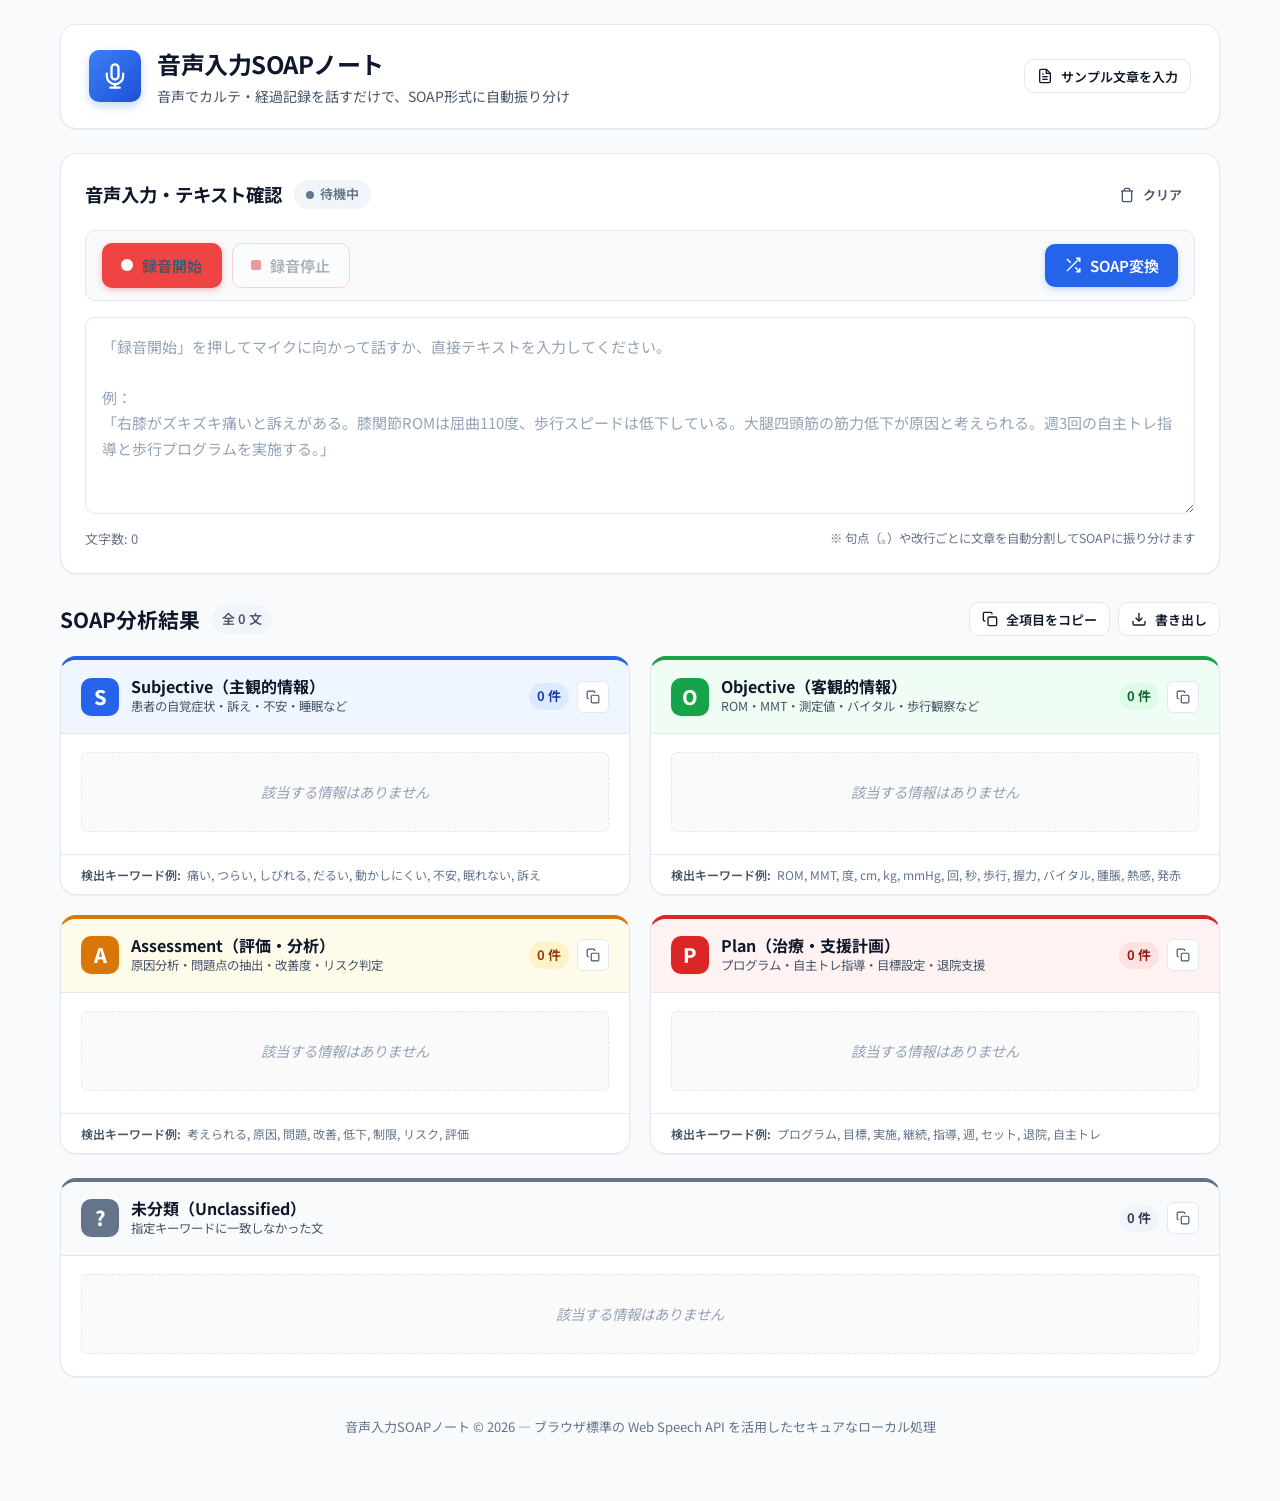
<file: index.html>
<!DOCTYPE html>
<html lang="ja">
<head>
  <meta charset="UTF-8">
  <meta name="viewport" content="width=device-width, initial-scale=1.0">
  <title>音声入力SOAPノート</title>
  <link rel="stylesheet" href="css/style.css">
  <link rel="preconnect" href="https://fonts.googleapis.com">
  <link rel="preconnect" href="https://fonts.gstatic.com" crossorigin>
  <link href="https://fonts.googleapis.com/css2?family=Noto+Sans+JP:wght@400;500;600;700&display=swap" rel="stylesheet">
</head>
<body>
  <div class="app-container">
    <!-- ヘッダー -->
    <header class="app-header">
      <div class="header-content">
        <div class="header-title-wrap">
          <div class="logo-icon" aria-hidden="true">
            <svg viewBox="0 0 24 24" width="28" height="28" fill="none" stroke="currentColor" stroke-width="2" stroke-linecap="round" stroke-linejoin="round">
              <path d="M12 2a3 3 0 0 0-3 3v7a3 3 0 0 0 6 0V5a3 3 0 0 0-3-3Z"></path>
              <path d="M19 10v2a7 7 0 0 1-14 0v-2"></path>
              <line x1="12" y1="19" x2="12" y2="22"></line>
              <line x1="8" y1="22" x2="16" y2="22"></line>
            </svg>
          </div>
          <div>
            <h1>音声入力SOAPノート</h1>
            <p class="subtitle">音声でカルテ・経過記録を話すだけで、SOAP形式に自動振り分け</p>
          </div>
        </div>
        <div class="header-actions">
          <button id="btnLoadSample" class="btn btn-secondary btn-sm" title="医療・リハビリのサンプル文章をセットします">
            <svg viewBox="0 0 24 24" width="16" height="16" fill="none" stroke="currentColor" stroke-width="2">
              <path d="M14 2H6a2 2 0 0 0-2 2v16a2 2 0 0 0 2 2h12a2 2 0 0 0 2-2V8z"></path>
              <polyline points="14 2 14 8 20 8"></polyline>
              <line x1="16" y1="13" x2="8" y2="13"></line>
              <line x1="16" y1="17" x2="8" y2="17"></line>
              <polyline points="10 9 9 9 8 9"></polyline>
            </svg>
            サンプル文章を入力
          </button>
        </div>
      </div>
    </header>

    <!-- メインコンテンツ -->
    <main class="main-content">
      <!-- 音声入力コントロールパネル -->
      <section class="card input-section" aria-labelledby="input-heading">
        <div class="card-header">
          <div class="title-with-badge">
            <h2 id="input-heading" class="card-title">音声入力・テキスト確認</h2>
            <span id="recordingStatusBadge" class="status-badge status-idle">
              <span class="status-dot"></span>
              <span id="statusText">待機中</span>
            </span>
          </div>
          <div class="action-btn-group">
            <button id="btnClear" class="btn btn-text btn-sm" title="テキストを消去">
              <svg viewBox="0 0 24 24" width="16" height="16" fill="none" stroke="currentColor" stroke-width="2">
                <polyline points="3 6 5 6 21 6"></polyline>
                <path d="M19 6v14a2 2 0 0 1-2 2H7a2 2 0 0 1-2-2V6m3 0V4a2 2 0 0 1 2-2h4a2 2 0 0 1 2 2v2"></path>
              </svg>
              クリア
            </button>
          </div>
        </div>

        <!-- コントロールボタン群 -->
        <div class="controls-toolbar">
          <div class="primary-controls">
            <button id="btnStartRecord" class="btn btn-record">
              <span class="record-pulse-icon" aria-hidden="true"></span>
              <span class="btn-text">録音開始</span>
            </button>
            <button id="btnStopRecord" class="btn btn-stop" disabled>
              <span class="stop-icon" aria-hidden="true"></span>
              <span class="btn-text">録音停止</span>
            </button>
          </div>
          <div class="secondary-controls">
            <button id="btnConvertSoap" class="btn btn-primary">
              <svg viewBox="0 0 24 24" width="18" height="18" fill="none" stroke="currentColor" stroke-width="2">
                <polyline points="16 3 21 3 21 8"></polyline>
                <line x1="4" y1="20" x2="21" y2="3"></line>
                <polyline points="21 16 21 21 16 21"></polyline>
                <line x1="15" y1="15" x2="21" y2="21"></line>
                <line x1="4" y1="4" x2="9" y2="9"></line>
              </svg>
              <span>SOAP変換</span>
            </button>
          </div>
        </div>

        <!-- リアルタイム認識アニメーションインジケーター -->
        <div id="liveVoiceWave" class="voice-wave-container hidden" aria-live="polite">
          <span class="wave-bar"></span>
          <span class="wave-bar"></span>
          <span class="wave-bar"></span>
          <span class="wave-bar"></span>
          <span class="wave-bar"></span>
          <span class="wave-text">音声をリアルタイムで聞き取っています...</span>
        </div>

        <!-- ブラウザ非対応警告（非対応ブラウザのみ表示） -->
        <div id="browserWarning" class="alert alert-warning hidden" role="alert">
          <div class="alert-icon">⚠️</div>
          <div class="alert-body">
            <strong>お使いのブラウザは Web Speech API に対応していません。</strong>
            Google Chrome または Microsoft Edge でご利用いただくか、下の入力欄に直接テキストを入力・ペーストして「SOAP変換」をお試しください。
          </div>
        </div>

        <!-- マイク権限・エラー案内 -->
        <div id="errorAlert" class="alert alert-danger hidden" role="alert">
          <div class="alert-icon">❌</div>
          <div class="alert-body" id="errorMessage">エラーが発生しました。</div>
        </div>

        <!-- テキストエリア（リアルタイム表示 ＆ 直接編集可能） -->
        <div class="editor-wrap">
          <label for="rawTextInput" class="sr-only">認識テキスト</label>
          <textarea 
            id="rawTextInput" 
            class="text-editor" 
            placeholder="「録音開始」を押してマイクに向かって話すか、直接テキストを入力してください。&#10;&#10;例：&#10;「右膝がズキズキ痛いと訴えがある。膝関節ROMは屈曲110度、歩行スピードは低下している。大腿四頭筋の筋力低下が原因と考えられる。週3回の自主トレ指導と歩行プログラムを実施する。」"
            rows="6"
          ></textarea>
          <!-- 認識中の暫定テキストオーバーレイ -->
          <div id="interimTranscript" class="interim-text hidden" aria-live="polite"></div>
        </div>

        <div class="editor-footer">
          <span id="charCount" class="text-muted">文字数: 0</span>
          <span class="text-muted hint-text">※ 句点（。）や改行ごとに文章を自動分割してSOAPに振り分けます</span>
        </div>
      </section>

      <!-- SOAP出力結果セクション -->
      <section class="soap-results-section" aria-labelledby="soap-heading">
        <div class="results-header">
          <div class="results-title-group">
            <h2 id="soap-heading" class="results-title">SOAP分析結果</h2>
            <span id="totalSentenceCount" class="badge-count">全 0 文</span>
          </div>
          <div class="results-actions">
            <button id="btnCopyAll" class="btn btn-secondary btn-sm" title="SOAP全体をクリップボードにコピー">
              <svg viewBox="0 0 24 24" width="16" height="16" fill="none" stroke="currentColor" stroke-width="2">
                <rect x="9" y="9" width="13" height="13" rx="2" ry="2"></rect>
                <path d="M5 15H4a2 2 0 0 1-2-2V4a2 2 0 0 1 2-2h9a2 2 0 0 1 2 2v1"></path>
              </svg>
              全項目をコピー
            </button>
            <button id="btnExportTxt" class="btn btn-secondary btn-sm" title="テキストファイルとして保存">
              <svg viewBox="0 0 24 24" width="16" height="16" fill="none" stroke="currentColor" stroke-width="2">
                <path d="M21 15v4a2 2 0 0 1-2 2H5a2 2 0 0 1-2-2v-4"></path>
                <polyline points="7 10 12 15 17 10"></polyline>
                <line x1="12" y1="15" x2="12" y2="3"></line>
              </svg>
              書き出し
            </button>
          </div>
        </div>

        <!-- 4つのSOAPカード + 未分類カード -->
        <div class="soap-grid">
          <!-- S (主観的情報) -->
          <article class="soap-card soap-card-s" id="card-s">
            <header class="soap-card-header">
              <div class="soap-badge-title">
                <span class="soap-letter">S</span>
                <div class="soap-title-wrap">
                  <h3 class="soap-name">Subjective（主観的情報）</h3>
                  <p class="soap-desc">患者の自覚症状・訴え・不安・睡眠など</p>
                </div>
              </div>
              <div class="card-meta">
                <span class="soap-count" id="count-s">0 件</span>
                <button class="btn-copy-card" data-target="s" title="Sセクションをコピー">
                  <svg viewBox="0 0 24 24" width="14" height="14" fill="none" stroke="currentColor" stroke-width="2">
                    <rect x="9" y="9" width="13" height="13" rx="2" ry="2"></rect>
                    <path d="M5 15H4a2 2 0 0 1-2-2V4a2 2 0 0 1 2-2h9a2 2 0 0 1 2 2v1"></path>
                  </svg>
                </button>
              </div>
            </header>
            <div class="soap-card-body" id="list-s">
              <div class="empty-state">該当する情報はありません</div>
            </div>
            <footer class="soap-card-footer">
              <span class="keywords-label">検出キーワード例:</span>
              <span class="keyword-tags">痛い, つらい, しびれる, だるい, 動かしにくい, 不安, 眠れない, 訴え</span>
            </footer>
          </article>

          <!-- O (客観的情報) -->
          <article class="soap-card soap-card-o" id="card-o">
            <header class="soap-card-header">
              <div class="soap-badge-title">
                <span class="soap-letter">O</span>
                <div class="soap-title-wrap">
                  <h3 class="soap-name">Objective（客観的情報）</h3>
                  <p class="soap-desc">ROM・MMT・測定値・バイタル・歩行観察など</p>
                </div>
              </div>
              <div class="card-meta">
                <span class="soap-count" id="count-o">0 件</span>
                <button class="btn-copy-card" data-target="o" title="Oセクションをコピー">
                  <svg viewBox="0 0 24 24" width="14" height="14" fill="none" stroke="currentColor" stroke-width="2">
                    <rect x="9" y="9" width="13" height="13" rx="2" ry="2"></rect>
                    <path d="M5 15H4a2 2 0 0 1-2-2V4a2 2 0 0 1 2-2h9a2 2 0 0 1 2 2v1"></path>
                  </svg>
                </button>
              </div>
            </header>
            <div class="soap-card-body" id="list-o">
              <div class="empty-state">該当する情報はありません</div>
            </div>
            <footer class="soap-card-footer">
              <span class="keywords-label">検出キーワード例:</span>
              <span class="keyword-tags">ROM, MMT, 度, cm, kg, mmHg, 回, 秒, 歩行, 握力, バイタル, 腫脹, 熱感, 発赤</span>
            </footer>
          </article>

          <!-- A (評価) -->
          <article class="soap-card soap-card-a" id="card-a">
            <header class="soap-card-header">
              <div class="soap-badge-title">
                <span class="soap-letter">A</span>
                <div class="soap-title-wrap">
                  <h3 class="soap-name">Assessment（評価・分析）</h3>
                  <p class="soap-desc">原因分析・問題点の抽出・改善度・リスク判定</p>
                </div>
              </div>
              <div class="card-meta">
                <span class="soap-count" id="count-a">0 件</span>
                <button class="btn-copy-card" data-target="a" title="Aセクションをコピー">
                  <svg viewBox="0 0 24 24" width="14" height="14" fill="none" stroke="currentColor" stroke-width="2">
                    <rect x="9" y="9" width="13" height="13" rx="2" ry="2"></rect>
                    <path d="M5 15H4a2 2 0 0 1-2-2V4a2 2 0 0 1 2-2h9a2 2 0 0 1 2 2v1"></path>
                  </svg>
                </button>
              </div>
            </header>
            <div class="soap-card-body" id="list-a">
              <div class="empty-state">該当する情報はありません</div>
            </div>
            <footer class="soap-card-footer">
              <span class="keywords-label">検出キーワード例:</span>
              <span class="keyword-tags">考えられる, 原因, 問題, 改善, 低下, 制限, リスク, 評価</span>
            </footer>
          </article>

          <!-- P (計画) -->
          <article class="soap-card soap-card-p" id="card-p">
            <header class="soap-card-header">
              <div class="soap-badge-title">
                <span class="soap-letter">P</span>
                <div class="soap-title-wrap">
                  <h3 class="soap-name">Plan（治療・支援計画）</h3>
                  <p class="soap-desc">プログラム・自主トレ指導・目標設定・退院支援</p>
                </div>
              </div>
              <div class="card-meta">
                <span class="soap-count" id="count-p">0 件</span>
                <button class="btn-copy-card" data-target="p" title="Pセクションをコピー">
                  <svg viewBox="0 0 24 24" width="14" height="14" fill="none" stroke="currentColor" stroke-width="2">
                    <rect x="9" y="9" width="13" height="13" rx="2" ry="2"></rect>
                    <path d="M5 15H4a2 2 0 0 1-2-2V4a2 2 0 0 1 2-2h9a2 2 0 0 1 2 2v1"></path>
                  </svg>
                </button>
              </div>
            </header>
            <div class="soap-card-body" id="list-p">
              <div class="empty-state">該当する情報はありません</div>
            </div>
            <footer class="soap-card-footer">
              <span class="keywords-label">検出キーワード例:</span>
              <span class="keyword-tags">プログラム, 目標, 実施, 継続, 指導, 週, セット, 退院, 自主トレ</span>
            </footer>
          </article>
        </div>

        <!-- 未分類セクション -->
        <article class="soap-card soap-card-unclassified" id="card-unclassified">
          <header class="soap-card-header">
            <div class="soap-badge-title">
              <span class="soap-letter">?</span>
              <div class="soap-title-wrap">
                <h3 class="soap-name">未分類（Unclassified）</h3>
                <p class="soap-desc">指定キーワードに一致しなかった文</p>
              </div>
            </div>
            <div class="card-meta">
              <span class="soap-count" id="count-unclassified">0 件</span>
              <button class="btn-copy-card" data-target="unclassified" title="未分類セクションをコピー">
                <svg viewBox="0 0 24 24" width="14" height="14" fill="none" stroke="currentColor" stroke-width="2">
                  <rect x="9" y="9" width="13" height="13" rx="2" ry="2"></rect>
                  <path d="M5 15H4a2 2 0 0 1-2-2V4a2 2 0 0 1 2-2h9a2 2 0 0 1 2 2v1"></path>
                </svg>
              </button>
            </div>
          </header>
          <div class="soap-card-body" id="list-unclassified">
            <div class="empty-state">該当する情報はありません</div>
          </div>
        </article>
      </section>
    </main>

    <!-- コピー完了トースト通知 -->
    <div id="toastNotification" class="toast hidden" role="status" aria-live="polite">
      クリップボードにコピーしました
    </div>

    <!-- フッター -->
    <footer class="app-footer">
      <p>音声入力SOAPノート &copy; 2026 — ブラウザ標準の Web Speech API を活用したセキュアなローカル処理</p>
    </footer>
  </div>

  <!-- スクリプト読み込み -->
  <script src="js/soap.js"></script>
  <script src="js/speech.js"></script>
  <script src="js/app.js"></script>
</body>
</html>
</file>
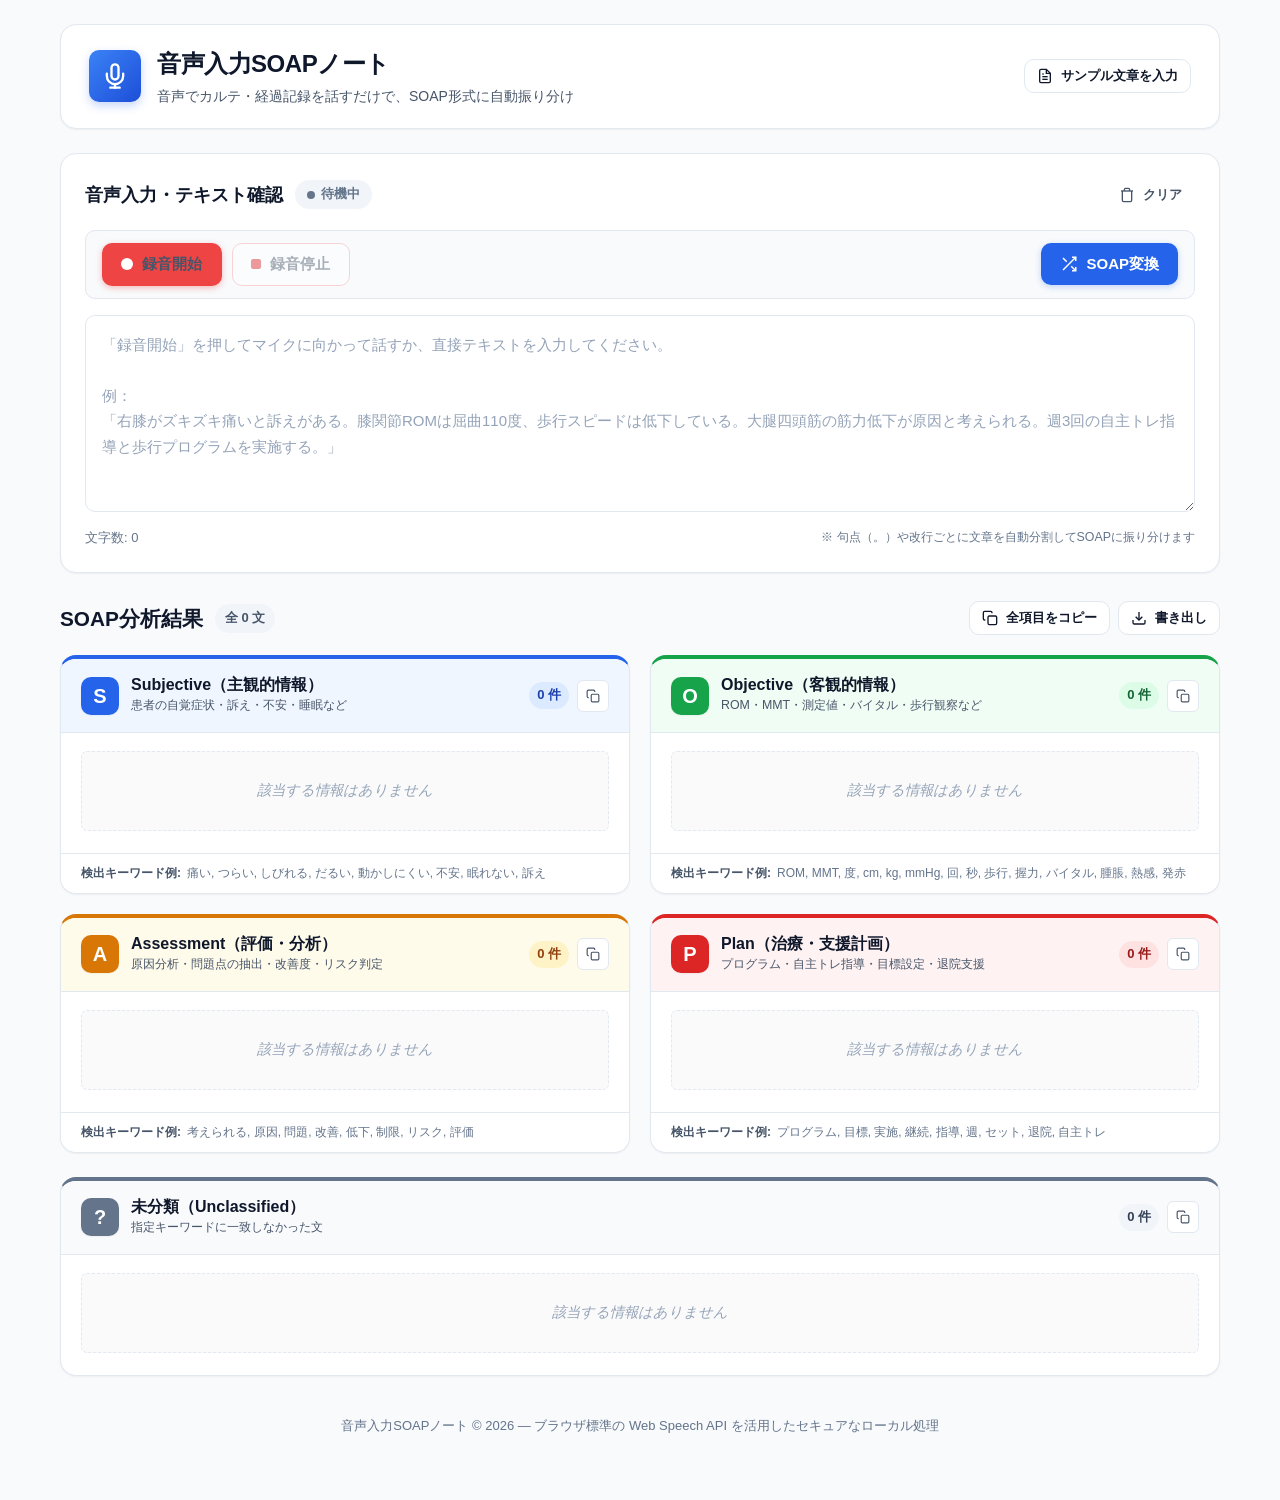
<file: voice_soap_notes.html>
<!DOCTYPE html>
<html lang="ja">
<head>
  <meta charset="UTF-8">
  <meta name="viewport" content="width=device-width, initial-scale=1.0">
  <title>音声入力SOAPノート</title>
  <style>
/* ==========================================================================
   音声入力SOAPノート - 単一完結型スタイルシート (Modern, Clean, Responsive)
   ========================================================================== */

:root {
  /* 基本カラーパレット */
  --bg-primary: #ffffff;
  --bg-secondary: #f8fafc;
  --bg-tertiary: #f1f5f9;
  --text-main: #0f172a;
  --text-secondary: #475569;
  --text-muted: #64748b;
  --border-color: #e2e8f0;
  --border-focus: #3b82f6;

  /* SOAP固有カラー */
  /* S: 主観的情報 (青系) */
  --soap-s-main: #2563eb;
  --soap-s-bg: #eff6ff;
  --soap-s-border: #bfdbfe;
  --soap-s-badge: #dbeafe;
  --soap-s-text: #1e40af;
  --soap-s-highlight: #bfdbfe;

  /* O: 客観的情報 (緑系) */
  --soap-o-main: #16a34a;
  --soap-o-bg: #f0fdf4;
  --soap-o-border: #bbf7d0;
  --soap-o-badge: #dcfce7;
  --soap-o-text: #166534;
  --soap-o-highlight: #bbf7d0;

  /* A: 評価・分析 (黄・アンバー系) */
  --soap-a-main: #d97706;
  --soap-a-bg: #fffbeb;
  --soap-a-border: #fde68a;
  --soap-a-badge: #fef3c7;
  --soap-a-text: #92400e;
  --soap-a-highlight: #fde68a;

  /* P: 治療・支援計画 (赤系) */
  --soap-p-main: #dc2626;
  --soap-p-bg: #fef2f2;
  --soap-p-border: #fecaca;
  --soap-p-badge: #fee2e2;
  --soap-p-text: #991b1b;
  --soap-p-highlight: #fecaca;

  /* 未分類 (グレー系) */
  --soap-u-main: #64748b;
  --soap-u-bg: #f8fafc;
  --soap-u-border: #e2e8f0;
  --soap-u-badge: #f1f5f9;
  --soap-u-text: #334155;

  /* UIアクセント */
  --accent-record: #ef4444;
  --accent-record-hover: #dc2626;
  --accent-primary: #2563eb;
  --accent-primary-hover: #1d4ed8;

  /* 角丸 & 影 */
  --radius-sm: 6px;
  --radius-md: 10px;
  --radius-lg: 16px;
  --shadow-sm: 0 1px 2px 0 rgba(0, 0, 0, 0.05);
  --shadow-md: 0 4px 6px -1px rgba(0, 0, 0, 0.08), 0 2px 4px -2px rgba(0, 0, 0, 0.05);
  --shadow-lg: 0 10px 15px -3px rgba(0, 0, 0, 0.08), 0 4px 6px -4px rgba(0, 0, 0, 0.04);

  /* タイポグラフィ（読みやすいゴシック体） */
  --font-family: -apple-system, BlinkMacSystemFont, "Segoe UI", "Hiragino Sans", "Hiragino Kaku Gothic ProN", Meiryo, Roboto, sans-serif;
}

/* リセット & 基本設定 */
*, *::before, *::after {
  box-sizing: border-box;
  margin: 0;
  padding: 0;
}

html {
  font-size: 16px;
  -webkit-text-size-adjust: 100%;
}

body {
  font-family: var(--font-family);
  background-color: #f8fafc;
  color: var(--text-main);
  line-height: 1.6;
  -webkit-font-smoothing: antialiased;
  min-height: 100vh;
}

.sr-only {
  position: absolute;
  width: 1px;
  height: 1px;
  padding: 0;
  margin: -1px;
  overflow: hidden;
  clip: rect(0, 0, 0, 0);
  border: 0;
}

.hidden {
  display: none !important;
}

/* アプリケーション全体コンテナ */
.app-container {
  max-width: 1200px;
  margin: 0 auto;
  padding: 24px 20px 48px;
  display: flex;
  flex-direction: column;
  gap: 24px;
}

/* ==========================================================================
   ヘッダー
   ========================================================================== */
.app-header {
  background: var(--bg-primary);
  border-radius: var(--radius-lg);
  padding: 20px 28px;
  box-shadow: var(--shadow-sm);
  border: 1px solid var(--border-color);
}

.header-content {
  display: flex;
  justify-content: space-between;
  align-items: center;
  flex-wrap: wrap;
  gap: 16px;
}

.header-title-wrap {
  display: flex;
  align-items: center;
  gap: 16px;
}

.logo-icon {
  width: 52px;
  height: 52px;
  border-radius: var(--radius-md);
  background: linear-gradient(135deg, #3b82f6 0%, #1d4ed8 100%);
  color: #ffffff;
  display: flex;
  align-items: center;
  justify-content: center;
  box-shadow: 0 4px 10px rgba(37, 99, 235, 0.25);
  flex-shrink: 0;
}

.header-title-wrap h1 {
  font-size: 1.5rem;
  font-weight: 700;
  color: var(--text-main);
  letter-spacing: -0.02em;
}

.header-title-wrap .subtitle {
  font-size: 0.875rem;
  color: var(--text-secondary);
  margin-top: 2px;
}

/* ==========================================================================
   メインエリア & カード共通
   ========================================================================== */
.main-content {
  display: flex;
  flex-direction: column;
  gap: 28px;
}

.card {
  background: var(--bg-primary);
  border-radius: var(--radius-lg);
  padding: 24px;
  box-shadow: var(--shadow-sm);
  border: 1px solid var(--border-color);
}

.card-header {
  display: flex;
  justify-content: space-between;
  align-items: center;
  margin-bottom: 18px;
  flex-wrap: wrap;
  gap: 12px;
}

.title-with-badge {
  display: flex;
  align-items: center;
  gap: 12px;
}

.card-title {
  font-size: 1.15rem;
  font-weight: 700;
  color: var(--text-main);
}

/* 録音状態バッジ */
.status-badge {
  display: inline-flex;
  align-items: center;
  gap: 6px;
  padding: 4px 12px;
  border-radius: 9999px;
  font-size: 0.8125rem;
  font-weight: 600;
  transition: all 0.2s ease;
}

.status-dot {
  width: 8px;
  height: 8px;
  border-radius: 50%;
  background-color: currentColor;
}

.status-idle {
  background-color: var(--bg-tertiary);
  color: var(--text-muted);
}

.status-recording {
  background-color: #fee2e2;
  color: #dc2626;
  border: 1px solid #fecaca;
  animation: pulse-ring 1.5s infinite;
}

@keyframes pulse-ring {
  0% {
    box-shadow: 0 0 0 0 rgba(239, 68, 68, 0.4);
  }
  70% {
    box-shadow: 0 0 0 8px rgba(239, 68, 68, 0);
  }
  100% {
    box-shadow: 0 0 0 0 rgba(239, 68, 68, 0);
  }
}

/* ==========================================================================
   ボタン類スタイル
   ========================================================================== */
.btn {
  display: inline-flex;
  align-items: center;
  justify-content: center;
  gap: 8px;
  padding: 10px 18px;
  font-family: inherit;
  font-size: 0.9375rem;
  font-weight: 600;
  border-radius: var(--radius-md);
  border: 1px solid transparent;
  cursor: pointer;
  transition: all 0.18s ease-in-out;
  user-select: none;
  text-decoration: none;
  min-height: 42px;
}

.btn:focus-visible {
  outline: 2px solid var(--border-focus);
  outline-offset: 2px;
}

.btn:disabled {
  opacity: 0.45;
  cursor: not-allowed;
  transform: none !important;
}

.btn-sm {
  padding: 6px 12px;
  font-size: 0.8125rem;
  min-height: 34px;
}

/* 録音開始ボタン */
.btn-record {
  background: var(--accent-record);
  color: #ffffff;
  border: 1px solid transparent;
  box-shadow: 0 2px 6px rgba(239, 68, 68, 0.35);
}

.btn-record:hover:not(:disabled) {
  background: var(--accent-record-hover);
  transform: translateY(-1px);
  box-shadow: 0 4px 10px rgba(239, 68, 68, 0.4);
}

.record-pulse-icon {
  width: 12px;
  height: 12px;
  border-radius: 50%;
  background-color: #ffffff;
}

/* 録音停止ボタン */
.btn-stop {
  background: #ffffff;
  color: #dc2626;
  border: 1px solid #fca5a5;
}

.btn-stop:hover:not(:disabled) {
  background: #fef2f2;
  border-color: #ef4444;
  transform: translateY(-1px);
}

.stop-icon {
  width: 10px;
  height: 10px;
  background-color: #dc2626;
  border-radius: 2px;
}

/* プライマリボタン (SOAP変換) */
.btn-primary {
  background: var(--accent-primary);
  color: #ffffff;
  box-shadow: 0 2px 6px rgba(37, 99, 235, 0.25);
}

.btn-primary:hover:not(:disabled) {
  background: var(--accent-primary-hover);
  transform: translateY(-1px);
  box-shadow: 0 4px 10px rgba(37, 99, 235, 0.35);
}

/* セカンダリボタン */
.btn-secondary {
  background: #ffffff;
  color: var(--text-main);
  border: 1px solid var(--border-color);
}

.btn-secondary:hover:not(:disabled) {
  background: var(--bg-tertiary);
  border-color: #cbd5e1;
}

/* テキストボタン */
.btn-text {
  background: transparent;
  color: var(--text-secondary);
  border: 1px solid transparent;
}

.btn-text:hover:not(:disabled) {
  background: var(--bg-tertiary);
  color: var(--text-main);
}

/* コントロールツールバー */
.controls-toolbar {
  display: flex;
  justify-content: space-between;
  align-items: center;
  flex-wrap: wrap;
  gap: 12px;
  margin-bottom: 16px;
  padding: 12px 16px;
  background: var(--bg-secondary);
  border-radius: var(--radius-md);
  border: 1px solid var(--border-color);
}

.primary-controls, .secondary-controls {
  display: flex;
  align-items: center;
  gap: 10px;
}

/* ==========================================================================
   音声認識アニメーションバー
   ========================================================================== */
.voice-wave-container {
  display: flex;
  align-items: center;
  gap: 8px;
  padding: 10px 16px;
  margin-bottom: 14px;
  background: #eff6ff;
  border: 1px solid #bfdbfe;
  border-radius: var(--radius-md);
  color: #1d4ed8;
  font-size: 0.875rem;
  font-weight: 500;
}

.wave-bar {
  display: inline-block;
  width: 4px;
  height: 16px;
  background: #3b82f6;
  border-radius: 2px;
  animation: wave-animation 1.2s ease-in-out infinite;
}

.wave-bar:nth-child(2) { animation-delay: 0.15s; }
.wave-bar:nth-child(3) { animation-delay: 0.3s; }
.wave-bar:nth-child(4) { animation-delay: 0.45s; }
.wave-bar:nth-child(5) { animation-delay: 0.6s; }

@keyframes wave-animation {
  0%, 100% { height: 8px; opacity: 0.5; }
  50% { height: 22px; opacity: 1; }
}

.wave-text {
  margin-left: 6px;
}

/* ==========================================================================
   アラートコンポーネント
   ========================================================================== */
.alert {
  display: flex;
  align-items: flex-start;
  gap: 12px;
  padding: 14px 16px;
  border-radius: var(--radius-md);
  margin-bottom: 16px;
  font-size: 0.875rem;
}

.alert-warning {
  background: #fffbeb;
  border: 1px solid #fde68a;
  color: #92400e;
}

.alert-danger {
  background: #fef2f2;
  border: 1px solid #fecaca;
  color: #991b1b;
}

.alert-icon {
  font-size: 1.2rem;
  line-height: 1;
}

.alert-body strong {
  display: block;
  margin-bottom: 4px;
}

/* ==========================================================================
   テキストエディタ
   ========================================================================== */
.editor-wrap {
  position: relative;
  width: 100%;
}

.text-editor {
  width: 100%;
  min-height: 140px;
  padding: 16px;
  font-family: inherit;
  font-size: 1rem;
  line-height: 1.7;
  color: var(--text-main);
  background: #ffffff;
  border: 1.5px solid var(--border-color);
  border-radius: var(--radius-md);
  resize: vertical;
  outline: none;
  transition: border-color 0.2s, box-shadow 0.2s;
}

.text-editor:focus {
  border-color: var(--border-focus);
  box-shadow: 0 0 0 3px rgba(59, 130, 246, 0.15);
}

.text-editor::placeholder {
  color: #94a3b8;
  font-size: 0.9375rem;
}

/* 認識中の中間結果表示 */
.interim-text {
  position: absolute;
  bottom: 12px;
  left: 16px;
  right: 16px;
  background: rgba(255, 255, 255, 0.95);
  border-left: 3px solid #3b82f6;
  padding: 6px 12px;
  font-size: 0.875rem;
  color: #2563eb;
  font-style: italic;
  pointer-events: none;
  border-radius: 0 var(--radius-sm) var(--radius-sm) 0;
  box-shadow: var(--shadow-sm);
}

.editor-footer {
  display: flex;
  justify-content: space-between;
  align-items: center;
  flex-wrap: wrap;
  gap: 8px;
  margin-top: 8px;
  font-size: 0.8125rem;
}

.text-muted {
  color: var(--text-muted);
}

.hint-text {
  font-size: 0.775rem;
}

/* ==========================================================================
   SOAP 結果セクション
   ========================================================================== */
.soap-results-section {
  display: flex;
  flex-direction: column;
  gap: 20px;
}

.results-header {
  display: flex;
  justify-content: space-between;
  align-items: center;
  flex-wrap: wrap;
  gap: 12px;
}

.results-title-group {
  display: flex;
  align-items: center;
  gap: 12px;
}

.results-title {
  font-size: 1.3rem;
  font-weight: 700;
  color: var(--text-main);
}

.badge-count {
  background: var(--bg-tertiary);
  color: var(--text-secondary);
  padding: 4px 10px;
  border-radius: 9999px;
  font-size: 0.8125rem;
  font-weight: 600;
}

.results-actions {
  display: flex;
  gap: 8px;
}

/* SOAP グリッドレイアウト (2列デスクトップ、1列スマホ) */
.soap-grid {
  display: grid;
  grid-template-columns: repeat(2, 1fr);
  gap: 20px;
}

@media (max-width: 900px) {
  .soap-grid {
    grid-template-columns: 1fr;
  }
}

/* SOAP 各カードデザイン */
.soap-card {
  background: #ffffff;
  border-radius: var(--radius-lg);
  box-shadow: var(--shadow-sm);
  display: flex;
  flex-direction: column;
  overflow: hidden;
  border-top-width: 4px;
  border-top-style: solid;
  border-left: 1px solid var(--border-color);
  border-right: 1px solid var(--border-color);
  border-bottom: 1px solid var(--border-color);
  transition: transform 0.2s, box-shadow 0.2s;
}

.soap-card:hover {
  box-shadow: var(--shadow-md);
}

/* S=青, O=緑, A=黄, P=赤, 未分類=グレー */
.soap-card-s {
  border-top-color: var(--soap-s-main);
}
.soap-card-s .soap-letter {
  background: var(--soap-s-main);
  color: #ffffff;
}
.soap-card-s .soap-count {
  background: var(--soap-s-badge);
  color: var(--soap-s-text);
}
.soap-card-s .soap-card-header {
  background: var(--soap-s-bg);
}

.soap-card-o {
  border-top-color: var(--soap-o-main);
}
.soap-card-o .soap-letter {
  background: var(--soap-o-main);
  color: #ffffff;
}
.soap-card-o .soap-count {
  background: var(--soap-o-badge);
  color: var(--soap-o-text);
}
.soap-card-o .soap-card-header {
  background: var(--soap-o-bg);
}

.soap-card-a {
  border-top-color: var(--soap-a-main);
}
.soap-card-a .soap-letter {
  background: var(--soap-a-main);
  color: #ffffff;
}
.soap-card-a .soap-count {
  background: var(--soap-a-badge);
  color: var(--soap-a-text);
}
.soap-card-a .soap-card-header {
  background: var(--soap-a-bg);
}

.soap-card-p {
  border-top-color: var(--soap-p-main);
}
.soap-card-p .soap-letter {
  background: var(--soap-p-main);
  color: #ffffff;
}
.soap-card-p .soap-count {
  background: var(--soap-p-badge);
  color: var(--soap-p-text);
}
.soap-card-p .soap-card-header {
  background: var(--soap-p-bg);
}

.soap-card-unclassified {
  border-top-color: var(--soap-u-main);
  margin-top: 4px;
}
.soap-card-unclassified .soap-letter {
  background: var(--soap-u-main);
  color: #ffffff;
}
.soap-card-unclassified .soap-count {
  background: var(--soap-u-badge);
  color: var(--soap-u-text);
}
.soap-card-unclassified .soap-card-header {
  background: var(--soap-u-bg);
}

/* カードヘッダー */
.soap-card-header {
  padding: 16px 20px;
  display: flex;
  justify-content: space-between;
  align-items: center;
  border-bottom: 1px solid var(--border-color);
}

.soap-badge-title {
  display: flex;
  align-items: center;
  gap: 12px;
}

.soap-letter {
  width: 38px;
  height: 38px;
  border-radius: var(--radius-md);
  display: flex;
  align-items: center;
  justify-content: center;
  font-size: 1.25rem;
  font-weight: 800;
  box-shadow: var(--shadow-sm);
  flex-shrink: 0;
}

.soap-name {
  font-size: 1rem;
  font-weight: 700;
  color: var(--text-main);
  line-height: 1.3;
}

.soap-desc {
  font-size: 0.775rem;
  color: var(--text-secondary);
}

.card-meta {
  display: flex;
  align-items: center;
  gap: 8px;
}

.soap-count {
  font-size: 0.8125rem;
  font-weight: 700;
  padding: 3px 8px;
  border-radius: 9999px;
}

.btn-copy-card {
  width: 32px;
  height: 32px;
  border-radius: var(--radius-sm);
  background: #ffffff;
  border: 1px solid var(--border-color);
  color: var(--text-secondary);
  display: flex;
  align-items: center;
  justify-content: center;
  cursor: pointer;
  transition: all 0.15s ease;
}

.btn-copy-card:hover {
  background: var(--bg-tertiary);
  color: var(--text-main);
  border-color: #cbd5e1;
}

/* カードボディ */
.soap-card-body {
  padding: 18px 20px;
  min-height: 120px;
  flex-grow: 1;
}

.empty-state {
  color: #94a3b8;
  font-size: 0.9rem;
  font-style: italic;
  display: flex;
  align-items: center;
  justify-content: center;
  height: 80px;
  background: #fafafa;
  border-radius: var(--radius-sm);
  border: 1px dashed var(--border-color);
}

/* 分類された文のリスト */
.soap-item-list {
  list-style: none;
  display: flex;
  flex-direction: column;
  gap: 10px;
}

.soap-item {
  padding: 12px 14px;
  background: #f8fafc;
  border-radius: var(--radius-md);
  border-left: 3px solid transparent;
  font-size: 0.9375rem;
  line-height: 1.6;
  position: relative;
  transition: background-color 0.15s ease;
  display: flex;
  flex-direction: column;
  gap: 6px;
}

.soap-item-text {
  word-break: break-word;
}

.soap-item-tags {
  display: flex;
  flex-wrap: wrap;
  gap: 4px;
  margin-top: 2px;
}

.soap-kw-tag {
  font-size: 0.72rem;
  font-weight: 600;
  padding: 1px 6px;
  border-radius: 4px;
  background: rgba(0, 0, 0, 0.05);
  color: var(--text-secondary);
}

.soap-item:hover {
  background: #f1f5f9;
}

.soap-card-s .soap-item {
  border-left-color: var(--soap-s-main);
}
.soap-card-o .soap-item {
  border-left-color: var(--soap-o-main);
}
.soap-card-a .soap-item {
  border-left-color: var(--soap-a-main);
}
.soap-card-p .soap-item {
  border-left-color: var(--soap-p-main);
}
.soap-card-unclassified .soap-item {
  border-left-color: var(--soap-u-main);
}

/* キーワードハイライトマーク */
.kw-highlight {
  font-weight: 700;
  padding: 1px 4px;
  border-radius: 3px;
  text-decoration: underline;
  text-underline-offset: 3px;
}

.soap-card-s .kw-highlight {
  background-color: var(--soap-s-highlight);
  color: var(--soap-s-text);
}
.soap-card-o .kw-highlight {
  background-color: var(--soap-o-highlight);
  color: var(--soap-o-text);
}
.soap-card-a .kw-highlight {
  background-color: var(--soap-a-highlight);
  color: var(--soap-a-text);
}
.soap-card-p .kw-highlight {
  background-color: var(--soap-p-highlight);
  color: var(--soap-p-text);
}

/* カードフッター */
.soap-card-footer {
  padding: 10px 20px;
  background: #ffffff;
  border-top: 1px solid var(--border-color);
  font-size: 0.75rem;
  color: var(--text-muted);
  display: flex;
  align-items: baseline;
  gap: 6px;
  flex-wrap: wrap;
}

.keywords-label {
  font-weight: 600;
  color: var(--text-secondary);
  flex-shrink: 0;
}

.keyword-tags {
  color: var(--text-muted);
}

/* ==========================================================================
   トースト通知
   ========================================================================== */
.toast {
  position: fixed;
  bottom: 24px;
  right: 24px;
  background: #1e293b;
  color: #ffffff;
  padding: 12px 20px;
  border-radius: var(--radius-md);
  font-size: 0.875rem;
  font-weight: 500;
  box-shadow: var(--shadow-lg);
  z-index: 1000;
  display: flex;
  align-items: center;
  gap: 8px;
  transform: translateY(0);
  opacity: 1;
  transition: all 0.25s cubic-bezier(0.16, 1, 0.3, 1);
}

.toast.hidden {
  opacity: 0;
  transform: translateY(16px);
  pointer-events: none;
}

/* ==========================================================================
   フッター
   ========================================================================== */
.app-footer {
  text-align: center;
  font-size: 0.8125rem;
  color: var(--text-muted);
  padding: 16px 0;
}

/* ==========================================================================
   レスポンシブ調整 (モバイル・タブレット)
   ========================================================================== */
@media (max-width: 640px) {
  .app-container {
    padding: 16px 12px 32px;
    gap: 18px;
  }

  .app-header {
    padding: 16px;
  }

  .header-content {
    flex-direction: column;
    align-items: flex-start;
  }

  .header-actions {
    width: 100%;
  }

  .header-actions .btn {
    width: 100%;
  }

  .controls-toolbar {
    flex-direction: column;
    align-items: stretch;
  }

  .primary-controls, .secondary-controls {
    width: 100%;
  }

  .primary-controls .btn, .secondary-controls .btn {
    flex: 1;
  }

  .card {
    padding: 16px;
  }

  .results-header {
    flex-direction: column;
    align-items: flex-start;
  }

  .results-actions {
    width: 100%;
  }

  .results-actions .btn {
    flex: 1;
  }

  .toast {
    left: 16px;
    right: 16px;
    bottom: 16px;
    text-align: center;
    justify-content: center;
  }
}
  </style>
</head>
<body>
  <div class="app-container">
    <!-- ヘッダー -->
    <header class="app-header">
      <div class="header-content">
        <div class="header-title-wrap">
          <div class="logo-icon" aria-hidden="true">
            <svg viewBox="0 0 24 24" width="28" height="28" fill="none" stroke="currentColor" stroke-width="2" stroke-linecap="round" stroke-linejoin="round">
              <path d="M12 2a3 3 0 0 0-3 3v7a3 3 0 0 0 6 0V5a3 3 0 0 0-3-3Z"></path>
              <path d="M19 10v2a7 7 0 0 1-14 0v-2"></path>
              <line x1="12" y1="19" x2="12" y2="22"></line>
              <line x1="8" y1="22" x2="16" y2="22"></line>
            </svg>
          </div>
          <div>
            <h1>音声入力SOAPノート</h1>
            <p class="subtitle">音声でカルテ・経過記録を話すだけで、SOAP形式に自動振り分け</p>
          </div>
        </div>
        <div class="header-actions">
          <button id="btnLoadSample" class="btn btn-secondary btn-sm" title="医療・リハビリのサンプル文章をセットします">
            <svg viewBox="0 0 24 24" width="16" height="16" fill="none" stroke="currentColor" stroke-width="2">
              <path d="M14 2H6a2 2 0 0 0-2 2v16a2 2 0 0 0 2 2h12a2 2 0 0 0 2-2V8z"></path>
              <polyline points="14 2 14 8 20 8"></polyline>
              <line x1="16" y1="13" x2="8" y2="13"></line>
              <line x1="16" y1="17" x2="8" y2="17"></line>
              <polyline points="10 9 9 9 8 9"></polyline>
            </svg>
            サンプル文章を入力
          </button>
        </div>
      </div>
    </header>

    <!-- メインコンテンツ -->
    <main class="main-content">
      <!-- 音声入力コントロールパネル -->
      <section class="card input-section" aria-labelledby="input-heading">
        <div class="card-header">
          <div class="title-with-badge">
            <h2 id="input-heading" class="card-title">音声入力・テキスト確認</h2>
            <span id="recordingStatusBadge" class="status-badge status-idle">
              <span class="status-dot"></span>
              <span id="statusText">待機中</span>
            </span>
          </div>
          <div class="action-btn-group">
            <button id="btnClear" class="btn btn-text btn-sm" title="テキストを消去">
              <svg viewBox="0 0 24 24" width="16" height="16" fill="none" stroke="currentColor" stroke-width="2">
                <polyline points="3 6 5 6 21 6"></polyline>
                <path d="M19 6v14a2 2 0 0 1-2 2H7a2 2 0 0 1-2-2V6m3 0V4a2 2 0 0 1 2-2h4a2 2 0 0 1 2 2v2"></path>
              </svg>
              クリア
            </button>
          </div>
        </div>

        <!-- コントロールボタン群 -->
        <div class="controls-toolbar">
          <div class="primary-controls">
            <button id="btnStartRecord" class="btn btn-record">
              <span class="record-pulse-icon" aria-hidden="true"></span>
              <span class="btn-text">録音開始</span>
            </button>
            <button id="btnStopRecord" class="btn btn-stop" disabled>
              <span class="stop-icon" aria-hidden="true"></span>
              <span class="btn-text">録音停止</span>
            </button>
          </div>
          <div class="secondary-controls">
            <button id="btnConvertSoap" class="btn btn-primary">
              <svg viewBox="0 0 24 24" width="18" height="18" fill="none" stroke="currentColor" stroke-width="2">
                <polyline points="16 3 21 3 21 8"></polyline>
                <line x1="4" y1="20" x2="21" y2="3"></line>
                <polyline points="21 16 21 21 16 21"></polyline>
                <line x1="15" y1="15" x2="21" y2="21"></line>
                <line x1="4" y1="4" x2="9" y2="9"></line>
              </svg>
              <span>SOAP変換</span>
            </button>
          </div>
        </div>

        <!-- リアルタイム認識アニメーションインジケーター -->
        <div id="liveVoiceWave" class="voice-wave-container hidden" aria-live="polite">
          <span class="wave-bar"></span>
          <span class="wave-bar"></span>
          <span class="wave-bar"></span>
          <span class="wave-bar"></span>
          <span class="wave-bar"></span>
          <span class="wave-text">音声をリアルタイムで聞き取っています...</span>
        </div>

        <!-- ブラウザ非対応警告（非対応ブラウザのみ表示） -->
        <div id="browserWarning" class="alert alert-warning hidden" role="alert">
          <div class="alert-icon">⚠️</div>
          <div class="alert-body">
            <strong>お使いのブラウザは Web Speech API に対応していません。</strong>
            Google Chrome または Microsoft Edge でご利用いただくか、下の入力欄に直接テキストを入力・ペーストして「SOAP変換」をお試しください。
          </div>
        </div>

        <!-- マイク権限・エラー案内 -->
        <div id="errorAlert" class="alert alert-danger hidden" role="alert">
          <div class="alert-icon">❌</div>
          <div class="alert-body" id="errorMessage">エラーが発生しました。</div>
        </div>

        <!-- テキストエリア（リアルタイム表示 ＆ 直接編集可能） -->
        <div class="editor-wrap">
          <label for="rawTextInput" class="sr-only">認識テキスト</label>
          <textarea 
            id="rawTextInput" 
            class="text-editor" 
            placeholder="「録音開始」を押してマイクに向かって話すか、直接テキストを入力してください。&#10;&#10;例：&#10;「右膝がズキズキ痛いと訴えがある。膝関節ROMは屈曲110度、歩行スピードは低下している。大腿四頭筋の筋力低下が原因と考えられる。週3回の自主トレ指導と歩行プログラムを実施する。」"
            rows="6"
          ></textarea>
          <!-- 認識中の暫定テキストオーバーレイ -->
          <div id="interimTranscript" class="interim-text hidden" aria-live="polite"></div>
        </div>

        <div class="editor-footer">
          <span id="charCount" class="text-muted">文字数: 0</span>
          <span class="text-muted hint-text">※ 句点（。）や改行ごとに文章を自動分割してSOAPに振り分けます</span>
        </div>
      </section>

      <!-- SOAP出力結果セクション -->
      <section class="soap-results-section" aria-labelledby="soap-heading">
        <div class="results-header">
          <div class="results-title-group">
            <h2 id="soap-heading" class="results-title">SOAP分析結果</h2>
            <span id="totalSentenceCount" class="badge-count">全 0 文</span>
          </div>
          <div class="results-actions">
            <button id="btnCopyAll" class="btn btn-secondary btn-sm" title="SOAP全体をクリップボードにコピー">
              <svg viewBox="0 0 24 24" width="16" height="16" fill="none" stroke="currentColor" stroke-width="2">
                <rect x="9" y="9" width="13" height="13" rx="2" ry="2"></rect>
                <path d="M5 15H4a2 2 0 0 1-2-2V4a2 2 0 0 1 2-2h9a2 2 0 0 1 2 2v1"></path>
              </svg>
              全項目をコピー
            </button>
            <button id="btnExportTxt" class="btn btn-secondary btn-sm" title="テキストファイルとして保存">
              <svg viewBox="0 0 24 24" width="16" height="16" fill="none" stroke="currentColor" stroke-width="2">
                <path d="M21 15v4a2 2 0 0 1-2 2H5a2 2 0 0 1-2-2v-4"></path>
                <polyline points="7 10 12 15 17 10"></polyline>
                <line x1="12" y1="15" x2="12" y2="3"></line>
              </svg>
              書き出し
            </button>
          </div>
        </div>

        <!-- 4つのSOAPカード + 未分類カード -->
        <div class="soap-grid">
          <!-- S (主観的情報) -->
          <article class="soap-card soap-card-s" id="card-s">
            <header class="soap-card-header">
              <div class="soap-badge-title">
                <span class="soap-letter">S</span>
                <div class="soap-title-wrap">
                  <h3 class="soap-name">Subjective（主観的情報）</h3>
                  <p class="soap-desc">患者の自覚症状・訴え・不安・睡眠など</p>
                </div>
              </div>
              <div class="card-meta">
                <span class="soap-count" id="count-s">0 件</span>
                <button class="btn-copy-card" data-target="s" title="Sセクションをコピー">
                  <svg viewBox="0 0 24 24" width="14" height="14" fill="none" stroke="currentColor" stroke-width="2">
                    <rect x="9" y="9" width="13" height="13" rx="2" ry="2"></rect>
                    <path d="M5 15H4a2 2 0 0 1-2-2V4a2 2 0 0 1 2-2h9a2 2 0 0 1 2 2v1"></path>
                  </svg>
                </button>
              </div>
            </header>
            <div class="soap-card-body" id="list-s">
              <div class="empty-state">該当する情報はありません</div>
            </div>
            <footer class="soap-card-footer">
              <span class="keywords-label">検出キーワード例:</span>
              <span class="keyword-tags">痛い, つらい, しびれる, だるい, 動かしにくい, 不安, 眠れない, 訴え</span>
            </footer>
          </article>

          <!-- O (客観的情報) -->
          <article class="soap-card soap-card-o" id="card-o">
            <header class="soap-card-header">
              <div class="soap-badge-title">
                <span class="soap-letter">O</span>
                <div class="soap-title-wrap">
                  <h3 class="soap-name">Objective（客観的情報）</h3>
                  <p class="soap-desc">ROM・MMT・測定値・バイタル・歩行観察など</p>
                </div>
              </div>
              <div class="card-meta">
                <span class="soap-count" id="count-o">0 件</span>
                <button class="btn-copy-card" data-target="o" title="Oセクションをコピー">
                  <svg viewBox="0 0 24 24" width="14" height="14" fill="none" stroke="currentColor" stroke-width="2">
                    <rect x="9" y="9" width="13" height="13" rx="2" ry="2"></rect>
                    <path d="M5 15H4a2 2 0 0 1-2-2V4a2 2 0 0 1 2-2h9a2 2 0 0 1 2 2v1"></path>
                  </svg>
                </button>
              </div>
            </header>
            <div class="soap-card-body" id="list-o">
              <div class="empty-state">該当する情報はありません</div>
            </div>
            <footer class="soap-card-footer">
              <span class="keywords-label">検出キーワード例:</span>
              <span class="keyword-tags">ROM, MMT, 度, cm, kg, mmHg, 回, 秒, 歩行, 握力, バイタル, 腫脹, 熱感, 発赤</span>
            </footer>
          </article>

          <!-- A (評価) -->
          <article class="soap-card soap-card-a" id="card-a">
            <header class="soap-card-header">
              <div class="soap-badge-title">
                <span class="soap-letter">A</span>
                <div class="soap-title-wrap">
                  <h3 class="soap-name">Assessment（評価・分析）</h3>
                  <p class="soap-desc">原因分析・問題点の抽出・改善度・リスク判定</p>
                </div>
              </div>
              <div class="card-meta">
                <span class="soap-count" id="count-a">0 件</span>
                <button class="btn-copy-card" data-target="a" title="Aセクションをコピー">
                  <svg viewBox="0 0 24 24" width="14" height="14" fill="none" stroke="currentColor" stroke-width="2">
                    <rect x="9" y="9" width="13" height="13" rx="2" ry="2"></rect>
                    <path d="M5 15H4a2 2 0 0 1-2-2V4a2 2 0 0 1 2-2h9a2 2 0 0 1 2 2v1"></path>
                  </svg>
                </button>
              </div>
            </header>
            <div class="soap-card-body" id="list-a">
              <div class="empty-state">該当する情報はありません</div>
            </div>
            <footer class="soap-card-footer">
              <span class="keywords-label">検出キーワード例:</span>
              <span class="keyword-tags">考えられる, 原因, 問題, 改善, 低下, 制限, リスク, 評価</span>
            </footer>
          </article>

          <!-- P (計画) -->
          <article class="soap-card soap-card-p" id="card-p">
            <header class="soap-card-header">
              <div class="soap-badge-title">
                <span class="soap-letter">P</span>
                <div class="soap-title-wrap">
                  <h3 class="soap-name">Plan（治療・支援計画）</h3>
                  <p class="soap-desc">プログラム・自主トレ指導・目標設定・退院支援</p>
                </div>
              </div>
              <div class="card-meta">
                <span class="soap-count" id="count-p">0 件</span>
                <button class="btn-copy-card" data-target="p" title="Pセクションをコピー">
                  <svg viewBox="0 0 24 24" width="14" height="14" fill="none" stroke="currentColor" stroke-width="2">
                    <rect x="9" y="9" width="13" height="13" rx="2" ry="2"></rect>
                    <path d="M5 15H4a2 2 0 0 1-2-2V4a2 2 0 0 1 2-2h9a2 2 0 0 1 2 2v1"></path>
                  </svg>
                </button>
              </div>
            </header>
            <div class="soap-card-body" id="list-p">
              <div class="empty-state">該当する情報はありません</div>
            </div>
            <footer class="soap-card-footer">
              <span class="keywords-label">検出キーワード例:</span>
              <span class="keyword-tags">プログラム, 目標, 実施, 継続, 指導, 週, セット, 退院, 自主トレ</span>
            </footer>
          </article>
        </div>

        <!-- 未分類セクション -->
        <article class="soap-card soap-card-unclassified" id="card-unclassified">
          <header class="soap-card-header">
            <div class="soap-badge-title">
              <span class="soap-letter">?</span>
              <div class="soap-title-wrap">
                <h3 class="soap-name">未分類（Unclassified）</h3>
                <p class="soap-desc">指定キーワードに一致しなかった文</p>
              </div>
            </div>
            <div class="card-meta">
              <span class="soap-count" id="count-unclassified">0 件</span>
              <button class="btn-copy-card" data-target="unclassified" title="未分類セクションをコピー">
                <svg viewBox="0 0 24 24" width="14" height="14" fill="none" stroke="currentColor" stroke-width="2">
                  <rect x="9" y="9" width="13" height="13" rx="2" ry="2"></rect>
                  <path d="M5 15H4a2 2 0 0 1-2-2V4a2 2 0 0 1 2-2h9a2 2 0 0 1 2 2v1"></path>
                </svg>
              </button>
            </div>
          </header>
          <div class="soap-card-body" id="list-unclassified">
            <div class="empty-state">該当する情報はありません</div>
          </div>
        </article>
      </section>
    </main>

    <!-- コピー完了トースト通知 -->
    <div id="toastNotification" class="toast hidden" role="status" aria-live="polite">
      クリップボードにコピーしました
    </div>

    <!-- フッター -->
    <footer class="app-footer">
      <p>音声入力SOAPノート &copy; 2026 — ブラウザ標準の Web Speech API を活用したセキュアなローカル処理</p>
    </footer>
  </div>

  <!-- スクリプト埋め込み (完全スタンドアロン) -->
  <script>
/**
 * 1. SOAP分類ロジック
 */
const SOAP_RULES = {
  S: {
    name: 'Subjective（主観的情報）',
    keywords: [
      '痛い', '痛む', '痛み', '疼痛', 'つらい', '辛い', 'しびれる', '痺れる', 'しびれ', '痺れ',
      'だるい', '倦怠感', '動かしにくい', '不安', '心配', '眠れない', '不眠', '訴え', '訴える',
      '苦しい', '違和感', 'こわばる', '張る', '気分'
    ]
  },
  O: {
    name: 'Objective（客観的情報）',
    keywords: [
      'ROM', 'rom', 'MMT', 'mmt', '度', 'cm', 'CM', 'kg', 'KG', 'mmHg', 'MMHG',
      '回', '秒', '分', '歩行', '握力', 'バイタル', '血圧', '脈拍', '心拍', 'SpO2', '体温',
      '腫脹', '腫れ', '熱感', '発赤', '浮腫', '可動域', '徒手筋力テスト', '反射', '検査'
    ]
  },
  A: {
    name: 'Assessment（評価・分析）',
    keywords: [
      '考えられる', '考える', '原因', '問題', '課題', '改善', '向上',
      '低下', '減弱', '制限', '障害', 'リスク', '危険性', '評価', '分析',
      '影響', '可能性', '予後', '要因'
    ]
  },
  P: {
    name: 'Plan（治療・支援計画）',
    keywords: [
      'プログラム', '目標', 'ゴール', '実施', '行う', '継続', '進める',
      '指導', 'アドバイス', '週', '回', 'セット', '退院', '自主トレ',
      '処方', 'リハビリ', '訓練', '介入', '予定', '次回'
    ]
  }
};

function splitSentences(text) {
  if (!text || typeof text !== 'string') return [];
  const rawParts = text
    .replace(/[\r\n]+/g, '。\n')
    .split(/(?<=[。！？!?\n])/);

  const sentences = [];
  for (let part of rawParts) {
    const trimmed = part.trim().replace(/^[\n\r]+|[\n\r]+$/g, '');
    if (trimmed.length > 0) {
      sentences.push(trimmed);
    }
  }

  if (sentences.length === 0 && text.trim().length > 0) {
    sentences.push(text.trim());
  }

  return sentences;
}

function matchKeywords(sentence, keywords) {
  const matchedList = [];
  const lowerSentence = sentence.toLowerCase();

  for (const kw of keywords) {
    const lowerKw = kw.toLowerCase();
    if (lowerSentence.includes(lowerKw)) {
      matchedList.push(kw);
    }
  }

  return {
    matched: matchedList.length > 0,
    keywords: Array.from(new Set(matchedList))
  };
}

function highlightKeywords(sentence, matchedKeywords) {
  if (!matchedKeywords || matchedKeywords.length === 0) {
    return escapeHtml(sentence);
  }

  const sorted = [...matchedKeywords].sort((a, b) => b.length - a.length);
  const pattern = new RegExp(`(${sorted.map(escapeRegExp).join('|')})`, 'gi');
  const escaped = escapeHtml(sentence);
  return escaped.replace(pattern, '<mark class="kw-highlight">$1</mark>');
}

function escapeHtml(str) {
  return str
    .replace(/&/g, '&amp;')
    .replace(/</g, '&lt;')
    .replace(/>/g, '&gt;')
    .replace(/"/g, '&quot;')
    .replace(/'/g, '&#039;');
}

function escapeRegExp(string) {
  return string.replace(/[.*+?^${}()|[\]\\]/g, '\\$&');
}

function classifySoapText(fullText) {
  const sentences = splitSentences(fullText);
  const results = { s: [], o: [], a: [], p: [], unclassified: [] };

  for (const sentence of sentences) {
    const matchS = matchKeywords(sentence, SOAP_RULES.S.keywords);
    const matchO = matchKeywords(sentence, SOAP_RULES.O.keywords);
    const matchA = matchKeywords(sentence, SOAP_RULES.A.keywords);
    const matchP = matchKeywords(sentence, SOAP_RULES.P.keywords);

    let classified = false;

    if (matchS.matched) {
      results.s.push({
        sentence,
        html: highlightKeywords(sentence, matchS.keywords),
        keywords: matchS.keywords
      });
      classified = true;
    }

    if (matchO.matched) {
      results.o.push({
        sentence,
        html: highlightKeywords(sentence, matchO.keywords),
        keywords: matchO.keywords
      });
      classified = true;
    }

    if (matchA.matched) {
      results.a.push({
        sentence,
        html: highlightKeywords(sentence, matchA.keywords),
        keywords: matchA.keywords
      });
      classified = true;
    }

    if (matchP.matched) {
      results.p.push({
        sentence,
        html: highlightKeywords(sentence, matchP.keywords),
        keywords: matchP.keywords
      });
      classified = true;
    }

    if (!classified) {
      results.unclassified.push({
        sentence,
        html: escapeHtml(sentence),
        keywords: []
      });
    }
  }

  const counts = {
    s: results.s.length,
    o: results.o.length,
    a: results.a.length,
    p: results.p.length,
    unclassified: results.unclassified.length,
    total: sentences.length
  };

  return { sentences, categories: results, counts };
}

function formatSoapAsText(classification) {
  const { categories } = classification;
  const sections = [];

  const addSection = (title, items) => {
    sections.push(`【${title}】`);
    if (items.length === 0) {
      sections.push('（記載なし）\n');
    } else {
      items.forEach(item => sections.push(`・${item.sentence}`));
      sections.push('');
    }
  };

  addSection('S: 主観的情報 (Subjective)', categories.s);
  addSection('O: 客観的情報 (Objective)', categories.o);
  addSection('A: 評価・分析 (Assessment)', categories.a);
  addSection('P: 治療・支援計画 (Plan)', categories.p);

  if (categories.unclassified.length > 0) {
    addSection('未分類 (Unclassified)', categories.unclassified);
  }

  return sections.join('\n');
}

/**
 * 2. Web Speech API マネージャー
 */
class SpeechRecognitionManager {
  constructor() {
    const SpeechRecognition = window.SpeechRecognition || window.webkitSpeechRecognition;
    this.isAvailable = !!SpeechRecognition;
    this.recognition = this.isAvailable ? new SpeechRecognition() : null;

    this.isListening = false;
    this.manualStop = false;
    this.accumulatedText = '';
    this.interimText = '';

    this.onInterimCallback = null;
    this.onFinalCallback = null;
    this.onStatusChangeCallback = null;
    this.onErrorCallback = null;

    if (this.isAvailable) {
      this.initRecognition();
    }
  }

  isSupported() {
    return this.isAvailable;
  }

  initRecognition() {
    const r = this.recognition;
    r.continuous = true;
    r.interimResults = true;
    r.lang = 'ja-JP';
    r.maxAlternatives = 1;

    r.onstart = () => {
      this.isListening = true;
      if (this.onStatusChangeCallback) {
        this.onStatusChangeCallback('recording');
      }
    };

    r.onresult = (event) => {
      let interim = '';
      let finalChunk = '';

      for (let i = event.resultIndex; i < event.results.length; ++i) {
        const transcript = event.results[i][0].transcript;
        if (event.results[i].isFinal) {
          finalChunk += transcript;
        } else {
          interim += transcript;
        }
      }

      this.interimText = interim;

      if (finalChunk) {
        let chunkToAdd = finalChunk.trim();
        if (chunkToAdd.length > 0) {
          if (this.accumulatedText && !this.accumulatedText.endsWith('。') && !this.accumulatedText.endsWith('\n')) {
            this.accumulatedText += '。';
          }
          this.accumulatedText += chunkToAdd;
        }

        if (this.onFinalCallback) {
          this.onFinalCallback(this.accumulatedText);
        }
      }

      if (this.onInterimCallback) {
        this.onInterimCallback(this.interimText, this.accumulatedText);
      }
    };

    r.onerror = (event) => {
      let errorMsg = '音声認識エラーが発生しました。';
      switch (event.error) {
        case 'not-allowed':
          errorMsg = 'マイクの使用が許可されていません。ブラウザのアドレスバーからマイクの利用を許可してください。';
          break;
        case 'audio-capture':
          errorMsg = 'マイクが検出されませんでした。マイクの接続設定を確認してください。';
          break;
        case 'network':
          errorMsg = '音声認識サーバーとのネットワーク通信に失敗しました。インターネット接続を確認してください。';
          break;
        case 'no-speech':
          return;
        case 'aborted':
          return;
        default:
          errorMsg = `音声認識エラー: ${event.error}`;
      }

      if (this.onErrorCallback) {
        this.onErrorCallback(errorMsg);
      }
    };

    r.onend = () => {
      if (this.isListening && !this.manualStop) {
        try {
          r.start();
          return;
        } catch (e) {
          console.warn('Restart failed:', e);
        }
      }

      this.isListening = false;
      this.interimText = '';
      if (this.onStatusChangeCallback) {
        this.onStatusChangeCallback('idle');
      }
      if (this.onInterimCallback) {
        this.onInterimCallback('', this.accumulatedText);
      }
    };
  }

  start(initialText = '', callbacks = {}) {
    if (!this.isAvailable) {
      if (callbacks.onError) {
        callbacks.onError('Web Speech API に対応していません。Google Chrome または Microsoft Edge をご利用ください。');
      }
      return false;
    }

    if (this.isListening) return true;

    this.accumulatedText = initialText || '';
    this.interimText = '';
    this.manualStop = false;

    this.onInterimCallback = callbacks.onInterim || null;
    this.onFinalCallback = callbacks.onFinal || null;
    this.onStatusChangeCallback = callbacks.onStatusChange || null;
    this.onErrorCallback = callbacks.onError || null;

    try {
      this.recognition.start();
      return true;
    } catch (err) {
      if (this.onErrorCallback) {
        this.onErrorCallback('音声認識の開始に失敗しました。ブラウザのマイク権限をご確認ください。');
      }
      return false;
    }
  }

  stop() {
    if (!this.isAvailable || !this.isListening) return;
    this.manualStop = true;
    this.isListening = false;
    try {
      this.recognition.stop();
    } catch (err) {
      console.warn('Error stopping:', err);
    }
  }

  getText() { return this.accumulatedText; }
  setText(text) { this.accumulatedText = text; }
}

/**
 * 3. アプリケーション初期化 & イベント結合
 */
document.addEventListener('DOMContentLoaded', () => {
  const btnStartRecord = document.getElementById('btnStartRecord');
  const btnStopRecord = document.getElementById('btnStopRecord');
  const btnConvertSoap = document.getElementById('btnConvertSoap');
  const btnClear = document.getElementById('btnClear');
  const btnLoadSample = document.getElementById('btnLoadSample');
  const btnCopyAll = document.getElementById('btnCopyAll');
  const btnExportTxt = document.getElementById('btnExportTxt');

  const rawTextInput = document.getElementById('rawTextInput');
  const interimTranscript = document.getElementById('interimTranscript');
  const liveVoiceWave = document.getElementById('liveVoiceWave');
  const recordingStatusBadge = document.getElementById('recordingStatusBadge');
  const statusText = document.getElementById('statusText');
  const browserWarning = document.getElementById('browserWarning');
  const errorAlert = document.getElementById('errorAlert');
  const errorMessage = document.getElementById('errorMessage');
  const charCount = document.getElementById('charCount');
  const totalSentenceCount = document.getElementById('totalSentenceCount');
  const toastNotification = document.getElementById('toastNotification');

  const cardElements = {
    s: { list: document.getElementById('list-s'), count: document.getElementById('count-s') },
    o: { list: document.getElementById('list-o'), count: document.getElementById('count-o') },
    a: { list: document.getElementById('list-a'), count: document.getElementById('count-a') },
    p: { list: document.getElementById('list-p'), count: document.getElementById('count-p') },
    unclassified: { list: document.getElementById('list-unclassified'), count: document.getElementById('count-unclassified') }
  };

  const SAMPLE_TEXT = 
`右膝の内側がズキズキ痛いと訴えがある。
夜間も痛みで眠れない日があり、今後の生活に強い不安を感じている。
膝関節ROMは屈曲110度、伸展-10度であり、軽度の熱感と腫脹を認める。
大腿四頭筋MMTは右3、左4レベル、歩行速度は通常より低下している。
疼痛と関節可動域制限による歩行能力の低下が主な問題点と考えられる。
下肢筋力低下に伴い、階段昇降時の転倒リスクが高いと評価した。
明日より温熱療法と大腿四頭筋セッティングプログラムを実施する。
週3回の自主トレ指導を継続し、来月の自宅退院を目標とする。
本日はご家族の方も同席されました。`;

  const speechManager = new SpeechRecognitionManager();

  if (!speechManager.isSupported()) {
    browserWarning.classList.remove('hidden');
    btnStartRecord.disabled = true;
    btnStartRecord.title = 'お使いのブラウザはWeb Speech APIに対応していません';
  }

  function updateCharCount() {
    charCount.textContent = `文字数: ${rawTextInput.value.length}`;
  }

  rawTextInput.addEventListener('input', updateCharCount);

  let toastTimer = null;
  function showToast(message) {
    if (toastTimer) clearTimeout(toastTimer);
    toastNotification.textContent = message;
    toastNotification.classList.remove('hidden');

    toastTimer = setTimeout(() => {
      toastNotification.classList.add('hidden');
    }, 2800);
  }

  function showError(msg) {
    errorMessage.textContent = msg;
    errorAlert.classList.remove('hidden');
  }

  function hideError() {
    errorAlert.classList.add('hidden');
  }

  function updateRecordingUi(state) {
    if (state === 'recording') {
      btnStartRecord.disabled = true;
      btnStopRecord.disabled = false;
      liveVoiceWave.classList.remove('hidden');
      recordingStatusBadge.className = 'status-badge status-recording';
      statusText.textContent = '録音中...';
    } else {
      btnStartRecord.disabled = false;
      btnStopRecord.disabled = true;
      liveVoiceWave.classList.add('hidden');
      interimTranscript.classList.add('hidden');
      recordingStatusBadge.className = 'status-badge status-idle';
      statusText.textContent = '待機中';
    }
  }

  btnStartRecord.addEventListener('click', () => {
    hideError();
    const currentText = rawTextInput.value.trim();

    const success = speechManager.start(currentText, {
      onInterim: (interim) => {
        if (interim) {
          interimTranscript.textContent = `🎤 ${interim}`;
          interimTranscript.classList.remove('hidden');
        } else {
          interimTranscript.classList.add('hidden');
        }
      },
      onFinal: (finalText) => {
        rawTextInput.value = finalText;
        updateCharCount();
        rawTextInput.scrollTop = rawTextInput.scrollHeight;
      },
      onStatusChange: (status) => {
        updateRecordingUi(status);
      },
      onError: (errMessage) => {
        showError(errMessage);
        updateRecordingUi('idle');
      }
    });

    if (success) {
      updateRecordingUi('recording');
    }
  });

  btnStopRecord.addEventListener('click', () => {
    speechManager.stop();
    updateRecordingUi('idle');

    const fullText = speechManager.getText();
    if (fullText) {
      rawTextInput.value = fullText;
      updateCharCount();
    }
  });

  btnClear.addEventListener('click', () => {
    if (speechManager.isListening) speechManager.stop();
    rawTextInput.value = '';
    speechManager.setText('');
    interimTranscript.textContent = '';
    interimTranscript.classList.add('hidden');
    updateCharCount();
    clearSoapCards();
    hideError();
  });

  btnLoadSample.addEventListener('click', () => {
    if (speechManager.isListening) speechManager.stop();
    rawTextInput.value = SAMPLE_TEXT.trim();
    speechManager.setText(SAMPLE_TEXT.trim());
    updateCharCount();
    hideError();
    executeSoapConversion();
    showToast('サンプル文章を読み込み、SOAP変換を行いました');
  });

  function clearSoapCards() {
    ['s', 'o', 'a', 'p', 'unclassified'].forEach(cat => {
      cardElements[cat].list.innerHTML = '<div class="empty-state">該当する情報はありません</div>';
      cardElements[cat].count.textContent = '0 件';
    });
    totalSentenceCount.textContent = '全 0 文';
  }

  function executeSoapConversion() {
    const text = rawTextInput.value.trim();
    if (!text) {
      showError('振り分ける文章がありません。音声を録音するかテキストを入力してください。');
      return;
    }
    hideError();

    const classification = classifySoapText(text);

    renderCategory('s', classification.categories.s);
    renderCategory('o', classification.categories.o);
    renderCategory('a', classification.categories.a);
    renderCategory('p', classification.categories.p);
    renderCategory('unclassified', classification.categories.unclassified);

    totalSentenceCount.textContent = `全 ${classification.sentences.length} 文`;

    if (window.innerWidth <= 768) {
      document.querySelector('.soap-results-section').scrollIntoView({ behavior: 'smooth' });
    }
  }

  function renderCategory(catKey, items) {
    const container = cardElements[catKey].list;
    const countBadge = cardElements[catKey].count;

    countBadge.textContent = `${items.length} 件`;

    if (items.length === 0) {
      container.innerHTML = '<div class="empty-state">該当する情報はありません</div>';
      return;
    }

    const ul = document.createElement('ul');
    ul.className = 'soap-item-list';

    items.forEach(item => {
      const li = document.createElement('li');
      li.className = 'soap-item';
      
      const textDiv = document.createElement('div');
      textDiv.className = 'soap-item-text';
      textDiv.innerHTML = item.html;
      li.appendChild(textDiv);

      if (item.keywords && item.keywords.length > 0) {
        const tagsDiv = document.createElement('div');
        tagsDiv.className = 'soap-item-tags';
        item.keywords.forEach(kw => {
          const tag = document.createElement('span');
          tag.className = 'soap-kw-tag';
          tag.textContent = kw;
          tagsDiv.appendChild(tag);
        });
        li.appendChild(tagsDiv);
      }

      ul.appendChild(li);
    });

    container.innerHTML = '';
    container.appendChild(ul);
  }

  btnConvertSoap.addEventListener('click', () => {
    executeSoapConversion();
  });

  document.querySelectorAll('.btn-copy-card').forEach(btn => {
    btn.addEventListener('click', () => {
      const target = btn.dataset.target;
      const card = document.getElementById(`card-${target}`);
      const items = card.querySelectorAll('.soap-item');

      if (items.length === 0) {
        showToast('コピーする内容がありません');
        return;
      }

      const title = card.querySelector('.soap-name').textContent;
      const textList = Array.from(items).map(item => {
        const textElem = item.querySelector('.soap-item-text');
        return '・' + (textElem ? textElem.textContent.trim() : item.textContent.trim());
      }).join('\n');
      const textToCopy = `【${title}】\n${textList}`;

      copyToClipboard(textToCopy, `${title.split('（')[0]} をコピーしました`);
    });
  });

  btnCopyAll.addEventListener('click', () => {
    const text = rawTextInput.value.trim();
    if (!text) {
      showToast('コピーする内容がありません');
      return;
    }

    const classification = classifySoapText(text);
    const formatted = formatSoapAsText(classification);
    copyToClipboard(formatted, 'SOAP形式全文をコピーしました');
  });

  btnExportTxt.addEventListener('click', () => {
    const text = rawTextInput.value.trim();
    if (!text) {
      showToast('保存する内容がありません');
      return;
    }

    const classification = classifySoapText(text);
    const formatted = formatSoapAsText(classification);
    
    const blob = new Blob([formatted], { type: 'text/plain;charset=utf-8' });
    const url = URL.createObjectURL(blob);
    const a = document.createElement('a');
    const now = new Date();
    const dateStr = `${now.getFullYear()}${String(now.getMonth() + 1).padStart(2, '0')}${String(now.getDate()).padStart(2, '0')}_${String(now.getHours()).padStart(2, '0')}${String(now.getMinutes()).padStart(2, '0')}`;
    a.href = url;
    a.download = `SOAPノート_${dateStr}.txt`;
    document.body.appendChild(a);
    a.click();
    document.body.removeChild(a);
    URL.revokeObjectURL(url);
    showToast('テキストファイルを保存しました');
  });

  function copyToClipboard(text, successMessage) {
    if (navigator.clipboard && navigator.clipboard.writeText) {
      navigator.clipboard.writeText(text).then(() => {
        showToast(successMessage);
      }).catch(err => {
        fallbackCopyTextToClipboard(text, successMessage);
      });
    } else {
      fallbackCopyTextToClipboard(text, successMessage);
    }
  }

  function fallbackCopyTextToClipboard(text, successMessage) {
    const textArea = document.createElement('textarea');
    textArea.value = text;
    textArea.style.top = '0';
    textArea.style.left = '0';
    textArea.style.position = 'fixed';
    document.body.appendChild(textArea);
    textArea.focus();
    textArea.select();
    try {
      const successful = document.execCommand('copy');
      if (successful) showToast(successMessage);
      else showToast('コピーに失敗しました');
    } catch (err) {
      showToast('コピーに失敗しました');
    }
    document.body.removeChild(textArea);
  }

  updateCharCount();
});
  </script>
</body>
</html>
</file>
<file: css/style.css>
/* ==========================================================================
   音声入力SOAPノート - スタイルシート (Modern, Clean, Responsive)
   ========================================================================== */

:root {
  /* 基本カラーパレット */
  --bg-primary: #ffffff;
  --bg-secondary: #f8fafc;
  --bg-tertiary: #f1f5f9;
  --text-main: #0f172a;
  --text-secondary: #475569;
  --text-muted: #64748b;
  --border-color: #e2e8f0;
  --border-focus: #3b82f6;

  /* SOAP固有カラー */
  /* S: 主観的情報 (青系) */
  --soap-s-main: #2563eb;
  --soap-s-bg: #eff6ff;
  --soap-s-border: #bfdbfe;
  --soap-s-badge: #dbeafe;
  --soap-s-text: #1e40af;
  --soap-s-highlight: #bfdbfe;

  /* O: 客観的情報 (緑系) */
  --soap-o-main: #16a34a;
  --soap-o-bg: #f0fdf4;
  --soap-o-border: #bbf7d0;
  --soap-o-badge: #dcfce7;
  --soap-o-text: #166534;
  --soap-o-highlight: #bbf7d0;

  /* A: 評価・分析 (黄・アンバー系) */
  --soap-a-main: #d97706;
  --soap-a-bg: #fffbeb;
  --soap-a-border: #fde68a;
  --soap-a-badge: #fef3c7;
  --soap-a-text: #92400e;
  --soap-a-highlight: #fde68a;

  /* P: 治療・支援計画 (赤系) */
  --soap-p-main: #dc2626;
  --soap-p-bg: #fef2f2;
  --soap-p-border: #fecaca;
  --soap-p-badge: #fee2e2;
  --soap-p-text: #991b1b;
  --soap-p-highlight: #fecaca;

  /* 未分類 (グレー系) */
  --soap-u-main: #64748b;
  --soap-u-bg: #f8fafc;
  --soap-u-border: #e2e8f0;
  --soap-u-badge: #f1f5f9;
  --soap-u-text: #334155;

  /* UIアクセント */
  --accent-record: #ef4444;
  --accent-record-hover: #dc2626;
  --accent-primary: #2563eb;
  --accent-primary-hover: #1d4ed8;

  /* 角丸 & 影 */
  --radius-sm: 6px;
  --radius-md: 10px;
  --radius-lg: 16px;
  --shadow-sm: 0 1px 2px 0 rgba(0, 0, 0, 0.05);
  --shadow-md: 0 4px 6px -1px rgba(0, 0, 0, 0.08), 0 2px 4px -2px rgba(0, 0, 0, 0.05);
  --shadow-lg: 0 10px 15px -3px rgba(0, 0, 0, 0.08), 0 4px 6px -4px rgba(0, 0, 0, 0.04);

  /* タイポグラフィ */
  --font-family: "Noto Sans JP", -apple-system, BlinkMacSystemFont, "Segoe UI", Roboto, "Hiragino Sans", "Meiryo", sans-serif;
}

/* リセット & 基本設定 */
*, *::before, *::after {
  box-sizing: border-box;
  margin: 0;
  padding: 0;
}

html {
  font-size: 16px;
  -webkit-text-size-adjust: 100%;
}

body {
  font-family: var(--font-family);
  background-color: #f8fafc;
  color: var(--text-main);
  line-height: 1.6;
  -webkit-font-smoothing: antialiased;
  min-height: 100vh;
}

.sr-only {
  position: absolute;
  width: 1px;
  height: 1px;
  padding: 0;
  margin: -1px;
  overflow: hidden;
  clip: rect(0, 0, 0, 0);
  border: 0;
}

.hidden {
  display: none !important;
}

/* アプリケーション全体コンテナ */
.app-container {
  max-width: 1200px;
  margin: 0 auto;
  padding: 24px 20px 48px;
  display: flex;
  flex-direction: column;
  gap: 24px;
}

/* ==========================================================================
   ヘッダー
   ========================================================================== */
.app-header {
  background: var(--bg-primary);
  border-radius: var(--radius-lg);
  padding: 20px 28px;
  box-shadow: var(--shadow-sm);
  border: 1px solid var(--border-color);
}

.header-content {
  display: flex;
  justify-content: space-between;
  align-items: center;
  flex-wrap: wrap;
  gap: 16px;
}

.header-title-wrap {
  display: flex;
  align-items: center;
  gap: 16px;
}

.logo-icon {
  width: 52px;
  height: 52px;
  border-radius: var(--radius-md);
  background: linear-gradient(135deg, #3b82f6 0%, #1d4ed8 100%);
  color: #ffffff;
  display: flex;
  align-items: center;
  justify-content: center;
  box-shadow: 0 4px 10px rgba(37, 99, 235, 0.25);
  flex-shrink: 0;
}

.header-title-wrap h1 {
  font-size: 1.5rem;
  font-weight: 700;
  color: var(--text-main);
  letter-spacing: -0.02em;
}

.header-title-wrap .subtitle {
  font-size: 0.875rem;
  color: var(--text-secondary);
  margin-top: 2px;
}

/* ==========================================================================
   メインエリア & カード共通
   ========================================================================== */
.main-content {
  display: flex;
  flex-direction: column;
  gap: 28px;
}

.card {
  background: var(--bg-primary);
  border-radius: var(--radius-lg);
  padding: 24px;
  box-shadow: var(--shadow-sm);
  border: 1px solid var(--border-color);
}

.card-header {
  display: flex;
  justify-content: space-between;
  align-items: center;
  margin-bottom: 18px;
  flex-wrap: wrap;
  gap: 12px;
}

.title-with-badge {
  display: flex;
  align-items: center;
  gap: 12px;
}

.card-title {
  font-size: 1.15rem;
  font-weight: 700;
  color: var(--text-main);
}

/* 録音状態バッジ */
.status-badge {
  display: inline-flex;
  align-items: center;
  gap: 6px;
  padding: 4px 12px;
  border-radius: 9999px;
  font-size: 0.8125rem;
  font-weight: 600;
  transition: all 0.2s ease;
}

.status-dot {
  width: 8px;
  height: 8px;
  border-radius: 50%;
  background-color: currentColor;
}

.status-idle {
  background-color: var(--bg-tertiary);
  color: var(--text-muted);
}

.status-recording {
  background-color: #fee2e2;
  color: #dc2626;
  border: 1px solid #fecaca;
  animation: pulse-ring 1.5s infinite;
}

@keyframes pulse-ring {
  0% {
    box-shadow: 0 0 0 0 rgba(239, 68, 68, 0.4);
  }
  70% {
    box-shadow: 0 0 0 8px rgba(239, 68, 68, 0);
  }
  100% {
    box-shadow: 0 0 0 0 rgba(239, 68, 68, 0);
  }
}

/* ==========================================================================
   ボタン類スタイル
   ========================================================================== */
.btn {
  display: inline-flex;
  align-items: center;
  justify-content: center;
  gap: 8px;
  padding: 10px 18px;
  font-family: inherit;
  font-size: 0.9375rem;
  font-weight: 600;
  border-radius: var(--radius-md);
  border: 1px solid transparent;
  cursor: pointer;
  transition: all 0.18s ease-in-out;
  user-select: none;
  text-decoration: none;
  min-height: 42px;
}

.btn:focus-visible {
  outline: 2px solid var(--border-focus);
  outline-offset: 2px;
}

.btn:disabled {
  opacity: 0.45;
  cursor: not-allowed;
  transform: none !important;
}

.btn-sm {
  padding: 6px 12px;
  font-size: 0.8125rem;
  min-height: 34px;
}

/* 録音開始ボタン */
.btn-record {
  background: var(--accent-record);
  color: #ffffff;
  border: 1px solid transparent;
  box-shadow: 0 2px 6px rgba(239, 68, 68, 0.35);
}

.btn-record:hover:not(:disabled) {
  background: var(--accent-record-hover);
  transform: translateY(-1px);
  box-shadow: 0 4px 10px rgba(239, 68, 68, 0.4);
}

.record-pulse-icon {
  width: 12px;
  height: 12px;
  border-radius: 50%;
  background-color: #ffffff;
}

/* 録音停止ボタン */
.btn-stop {
  background: #ffffff;
  color: #dc2626;
  border: 1px solid #fca5a5;
}

.btn-stop:hover:not(:disabled) {
  background: #fef2f2;
  border-color: #ef4444;
  transform: translateY(-1px);
}

.stop-icon {
  width: 10px;
  height: 10px;
  background-color: #dc2626;
  border-radius: 2px;
}

/* プライマリボタン (SOAP変換) */
.btn-primary {
  background: var(--accent-primary);
  color: #ffffff;
  box-shadow: 0 2px 6px rgba(37, 99, 235, 0.25);
}

.btn-primary:hover:not(:disabled) {
  background: var(--accent-primary-hover);
  transform: translateY(-1px);
  box-shadow: 0 4px 10px rgba(37, 99, 235, 0.35);
}

/* セカンダリボタン */
.btn-secondary {
  background: #ffffff;
  color: var(--text-main);
  border: 1px solid var(--border-color);
}

.btn-secondary:hover:not(:disabled) {
  background: var(--bg-tertiary);
  border-color: #cbd5e1;
}

/* テキストボタン */
.btn-text {
  background: transparent;
  color: var(--text-secondary);
  border: 1px solid transparent;
}

.btn-text:hover:not(:disabled) {
  background: var(--bg-tertiary);
  color: var(--text-main);
}

/* コントロールツールバー */
.controls-toolbar {
  display: flex;
  justify-content: space-between;
  align-items: center;
  flex-wrap: wrap;
  gap: 12px;
  margin-bottom: 16px;
  padding: 12px 16px;
  background: var(--bg-secondary);
  border-radius: var(--radius-md);
  border: 1px solid var(--border-color);
}

.primary-controls, .secondary-controls {
  display: flex;
  align-items: center;
  gap: 10px;
}

/* ==========================================================================
   音声認識アニメーションバー
   ========================================================================== */
.voice-wave-container {
  display: flex;
  align-items: center;
  gap: 8px;
  padding: 10px 16px;
  margin-bottom: 14px;
  background: #eff6ff;
  border: 1px solid #bfdbfe;
  border-radius: var(--radius-md);
  color: #1d4ed8;
  font-size: 0.875rem;
  font-weight: 500;
}

.wave-bar {
  display: inline-block;
  width: 4px;
  height: 16px;
  background: #3b82f6;
  border-radius: 2px;
  animation: wave-animation 1.2s ease-in-out infinite;
}

.wave-bar:nth-child(2) { animation-delay: 0.15s; }
.wave-bar:nth-child(3) { animation-delay: 0.3s; }
.wave-bar:nth-child(4) { animation-delay: 0.45s; }
.wave-bar:nth-child(5) { animation-delay: 0.6s; }

@keyframes wave-animation {
  0%, 100% { height: 8px; opacity: 0.5; }
  50% { height: 22px; opacity: 1; }
}

.wave-text {
  margin-left: 6px;
}

/* ==========================================================================
   アラートコンポーネント
   ========================================================================== */
.alert {
  display: flex;
  align-items: flex-start;
  gap: 12px;
  padding: 14px 16px;
  border-radius: var(--radius-md);
  margin-bottom: 16px;
  font-size: 0.875rem;
}

.alert-warning {
  background: #fffbeb;
  border: 1px solid #fde68a;
  color: #92400e;
}

.alert-danger {
  background: #fef2f2;
  border: 1px solid #fecaca;
  color: #991b1b;
}

.alert-icon {
  font-size: 1.2rem;
  line-height: 1;
}

.alert-body strong {
  display: block;
  margin-bottom: 4px;
}

/* ==========================================================================
   テキストエディタ
   ========================================================================== */
.editor-wrap {
  position: relative;
  width: 100%;
}

.text-editor {
  width: 100%;
  min-height: 140px;
  padding: 16px;
  font-family: inherit;
  font-size: 1rem;
  line-height: 1.7;
  color: var(--text-main);
  background: #ffffff;
  border: 1.5px solid var(--border-color);
  border-radius: var(--radius-md);
  resize: vertical;
  outline: none;
  transition: border-color 0.2s, box-shadow 0.2s;
}

.text-editor:focus {
  border-color: var(--border-focus);
  box-shadow: 0 0 0 3px rgba(59, 130, 246, 0.15);
}

.text-editor::placeholder {
  color: #94a3b8;
  font-size: 0.9375rem;
}

/* 認識中の中間結果表示 */
.interim-text {
  position: absolute;
  bottom: 12px;
  left: 16px;
  right: 16px;
  background: rgba(255, 255, 255, 0.95);
  border-left: 3px solid #3b82f6;
  padding: 6px 12px;
  font-size: 0.875rem;
  color: #2563eb;
  font-style: italic;
  pointer-events: none;
  border-radius: 0 var(--radius-sm) var(--radius-sm) 0;
  box-shadow: var(--shadow-sm);
}

.editor-footer {
  display: flex;
  justify-content: space-between;
  align-items: center;
  flex-wrap: wrap;
  gap: 8px;
  margin-top: 8px;
  font-size: 0.8125rem;
}

.text-muted {
  color: var(--text-muted);
}

.hint-text {
  font-size: 0.775rem;
}

/* ==========================================================================
   SOAP 結果セクション
   ========================================================================== */
.soap-results-section {
  display: flex;
  flex-direction: column;
  gap: 20px;
}

.results-header {
  display: flex;
  justify-content: space-between;
  align-items: center;
  flex-wrap: wrap;
  gap: 12px;
}

.results-title-group {
  display: flex;
  align-items: center;
  gap: 12px;
}

.results-title {
  font-size: 1.3rem;
  font-weight: 700;
  color: var(--text-main);
}

.badge-count {
  background: var(--bg-tertiary);
  color: var(--text-secondary);
  padding: 4px 10px;
  border-radius: 9999px;
  font-size: 0.8125rem;
  font-weight: 600;
}

.results-actions {
  display: flex;
  gap: 8px;
}

/* SOAP グリッドレイアウト (2列デスクトップ、1列スマホ) */
.soap-grid {
  display: grid;
  grid-template-columns: repeat(2, 1fr);
  gap: 20px;
}

@media (max-width: 900px) {
  .soap-grid {
    grid-template-columns: 1fr;
  }
}

/* SOAP 各カードデザイン */
.soap-card {
  background: #ffffff;
  border-radius: var(--radius-lg);
  box-shadow: var(--shadow-sm);
  display: flex;
  flex-direction: column;
  overflow: hidden;
  border-top-width: 4px;
  border-top-style: solid;
  border-left: 1px solid var(--border-color);
  border-right: 1px solid var(--border-color);
  border-bottom: 1px solid var(--border-color);
  transition: transform 0.2s, box-shadow 0.2s;
}

.soap-card:hover {
  box-shadow: var(--shadow-md);
}

/* S=青, O=緑, A=黄, P=赤, 未分類=グレー */
.soap-card-s {
  border-top-color: var(--soap-s-main);
}
.soap-card-s .soap-letter {
  background: var(--soap-s-main);
  color: #ffffff;
}
.soap-card-s .soap-count {
  background: var(--soap-s-badge);
  color: var(--soap-s-text);
}
.soap-card-s .soap-card-header {
  background: var(--soap-s-bg);
}

.soap-card-o {
  border-top-color: var(--soap-o-main);
}
.soap-card-o .soap-letter {
  background: var(--soap-o-main);
  color: #ffffff;
}
.soap-card-o .soap-count {
  background: var(--soap-o-badge);
  color: var(--soap-o-text);
}
.soap-card-o .soap-card-header {
  background: var(--soap-o-bg);
}

.soap-card-a {
  border-top-color: var(--soap-a-main);
}
.soap-card-a .soap-letter {
  background: var(--soap-a-main);
  color: #ffffff;
}
.soap-card-a .soap-count {
  background: var(--soap-a-badge);
  color: var(--soap-a-text);
}
.soap-card-a .soap-card-header {
  background: var(--soap-a-bg);
}

.soap-card-p {
  border-top-color: var(--soap-p-main);
}
.soap-card-p .soap-letter {
  background: var(--soap-p-main);
  color: #ffffff;
}
.soap-card-p .soap-count {
  background: var(--soap-p-badge);
  color: var(--soap-p-text);
}
.soap-card-p .soap-card-header {
  background: var(--soap-p-bg);
}

.soap-card-unclassified {
  border-top-color: var(--soap-u-main);
  margin-top: 4px;
}
.soap-card-unclassified .soap-letter {
  background: var(--soap-u-main);
  color: #ffffff;
}
.soap-card-unclassified .soap-count {
  background: var(--soap-u-badge);
  color: var(--soap-u-text);
}
.soap-card-unclassified .soap-card-header {
  background: var(--soap-u-bg);
}

/* カードヘッダー */
.soap-card-header {
  padding: 16px 20px;
  display: flex;
  justify-content: space-between;
  align-items: center;
  border-bottom: 1px solid var(--border-color);
}

.soap-badge-title {
  display: flex;
  align-items: center;
  gap: 12px;
}

.soap-letter {
  width: 38px;
  height: 38px;
  border-radius: var(--radius-md);
  display: flex;
  align-items: center;
  justify-content: center;
  font-size: 1.25rem;
  font-weight: 800;
  box-shadow: var(--shadow-sm);
  flex-shrink: 0;
}

.soap-name {
  font-size: 1rem;
  font-weight: 700;
  color: var(--text-main);
  line-height: 1.3;
}

.soap-desc {
  font-size: 0.775rem;
  color: var(--text-secondary);
}

.card-meta {
  display: flex;
  align-items: center;
  gap: 8px;
}

.soap-count {
  font-size: 0.8125rem;
  font-weight: 700;
  padding: 3px 8px;
  border-radius: 9999px;
}

.btn-copy-card {
  width: 32px;
  height: 32px;
  border-radius: var(--radius-sm);
  background: #ffffff;
  border: 1px solid var(--border-color);
  color: var(--text-secondary);
  display: flex;
  align-items: center;
  justify-content: center;
  cursor: pointer;
  transition: all 0.15s ease;
}

.btn-copy-card:hover {
  background: var(--bg-tertiary);
  color: var(--text-main);
  border-color: #cbd5e1;
}

/* カードボディ */
.soap-card-body {
  padding: 18px 20px;
  min-height: 120px;
  flex-grow: 1;
}

.empty-state {
  color: #94a3b8;
  font-size: 0.9rem;
  font-style: italic;
  display: flex;
  align-items: center;
  justify-content: center;
  height: 80px;
  background: #fafafa;
  border-radius: var(--radius-sm);
  border: 1px dashed var(--border-color);
}

/* 分類された文のリスト */
.soap-item-list {
  list-style: none;
  display: flex;
  flex-direction: column;
  gap: 10px;
}

.soap-item {
  padding: 12px 14px;
  background: #f8fafc;
  border-radius: var(--radius-md);
  border-left: 3px solid transparent;
  font-size: 0.9375rem;
  line-height: 1.6;
  position: relative;
  transition: background-color 0.15s ease;
  display: flex;
  flex-direction: column;
  gap: 6px;
}

.soap-item-text {
  word-break: break-word;
}

.soap-item-tags {
  display: flex;
  flex-wrap: wrap;
  gap: 4px;
  margin-top: 2px;
}

.soap-kw-tag {
  font-size: 0.72rem;
  font-weight: 600;
  padding: 1px 6px;
  border-radius: 4px;
  background: rgba(0, 0, 0, 0.05);
  color: var(--text-secondary);
}

.soap-item:hover {
  background: #f1f5f9;
}

.soap-card-s .soap-item {
  border-left-color: var(--soap-s-main);
}
.soap-card-o .soap-item {
  border-left-color: var(--soap-o-main);
}
.soap-card-a .soap-item {
  border-left-color: var(--soap-a-main);
}
.soap-card-p .soap-item {
  border-left-color: var(--soap-p-main);
}
.soap-card-unclassified .soap-item {
  border-left-color: var(--soap-u-main);
}

/* キーワードハイライトマーク */
.kw-highlight {
  font-weight: 700;
  padding: 1px 4px;
  border-radius: 3px;
  text-decoration: underline;
  text-underline-offset: 3px;
}

.soap-card-s .kw-highlight {
  background-color: var(--soap-s-highlight);
  color: var(--soap-s-text);
}
.soap-card-o .kw-highlight {
  background-color: var(--soap-o-highlight);
  color: var(--soap-o-text);
}
.soap-card-a .kw-highlight {
  background-color: var(--soap-a-highlight);
  color: var(--soap-a-text);
}
.soap-card-p .kw-highlight {
  background-color: var(--soap-p-highlight);
  color: var(--soap-p-text);
}

/* カードフッター */
.soap-card-footer {
  padding: 10px 20px;
  background: #ffffff;
  border-top: 1px solid var(--border-color);
  font-size: 0.75rem;
  color: var(--text-muted);
  display: flex;
  align-items: baseline;
  gap: 6px;
  flex-wrap: wrap;
}

.keywords-label {
  font-weight: 600;
  color: var(--text-secondary);
  flex-shrink: 0;
}

.keyword-tags {
  color: var(--text-muted);
}

/* ==========================================================================
   トースト通知
   ========================================================================== */
.toast {
  position: fixed;
  bottom: 24px;
  right: 24px;
  background: #1e293b;
  color: #ffffff;
  padding: 12px 20px;
  border-radius: var(--radius-md);
  font-size: 0.875rem;
  font-weight: 500;
  box-shadow: var(--shadow-lg);
  z-index: 1000;
  display: flex;
  align-items: center;
  gap: 8px;
  transform: translateY(0);
  opacity: 1;
  transition: all 0.25s cubic-bezier(0.16, 1, 0.3, 1);
}

.toast.hidden {
  opacity: 0;
  transform: translateY(16px);
  pointer-events: none;
}

/* ==========================================================================
   フッター
   ========================================================================== */
.app-footer {
  text-align: center;
  font-size: 0.8125rem;
  color: var(--text-muted);
  padding: 16px 0;
}

/* ==========================================================================
   レスポンシブ調整 (モバイル・タブレット)
   ========================================================================== */
@media (max-width: 640px) {
  .app-container {
    padding: 16px 12px 32px;
    gap: 18px;
  }

  .app-header {
    padding: 16px;
  }

  .header-content {
    flex-direction: column;
    align-items: flex-start;
  }

  .header-actions {
    width: 100%;
  }

  .header-actions .btn {
    width: 100%;
  }

  .controls-toolbar {
    flex-direction: column;
    align-items: stretch;
  }

  .primary-controls, .secondary-controls {
    width: 100%;
  }

  .primary-controls .btn, .secondary-controls .btn {
    flex: 1;
  }

  .card {
    padding: 16px;
  }

  .results-header {
    flex-direction: column;
    align-items: flex-start;
  }

  .results-actions {
    width: 100%;
  }

  .results-actions .btn {
    flex: 1;
  }

  .toast {
    left: 16px;
    right: 16px;
    bottom: 16px;
    text-align: center;
    justify-content: center;
  }
}
</file>
